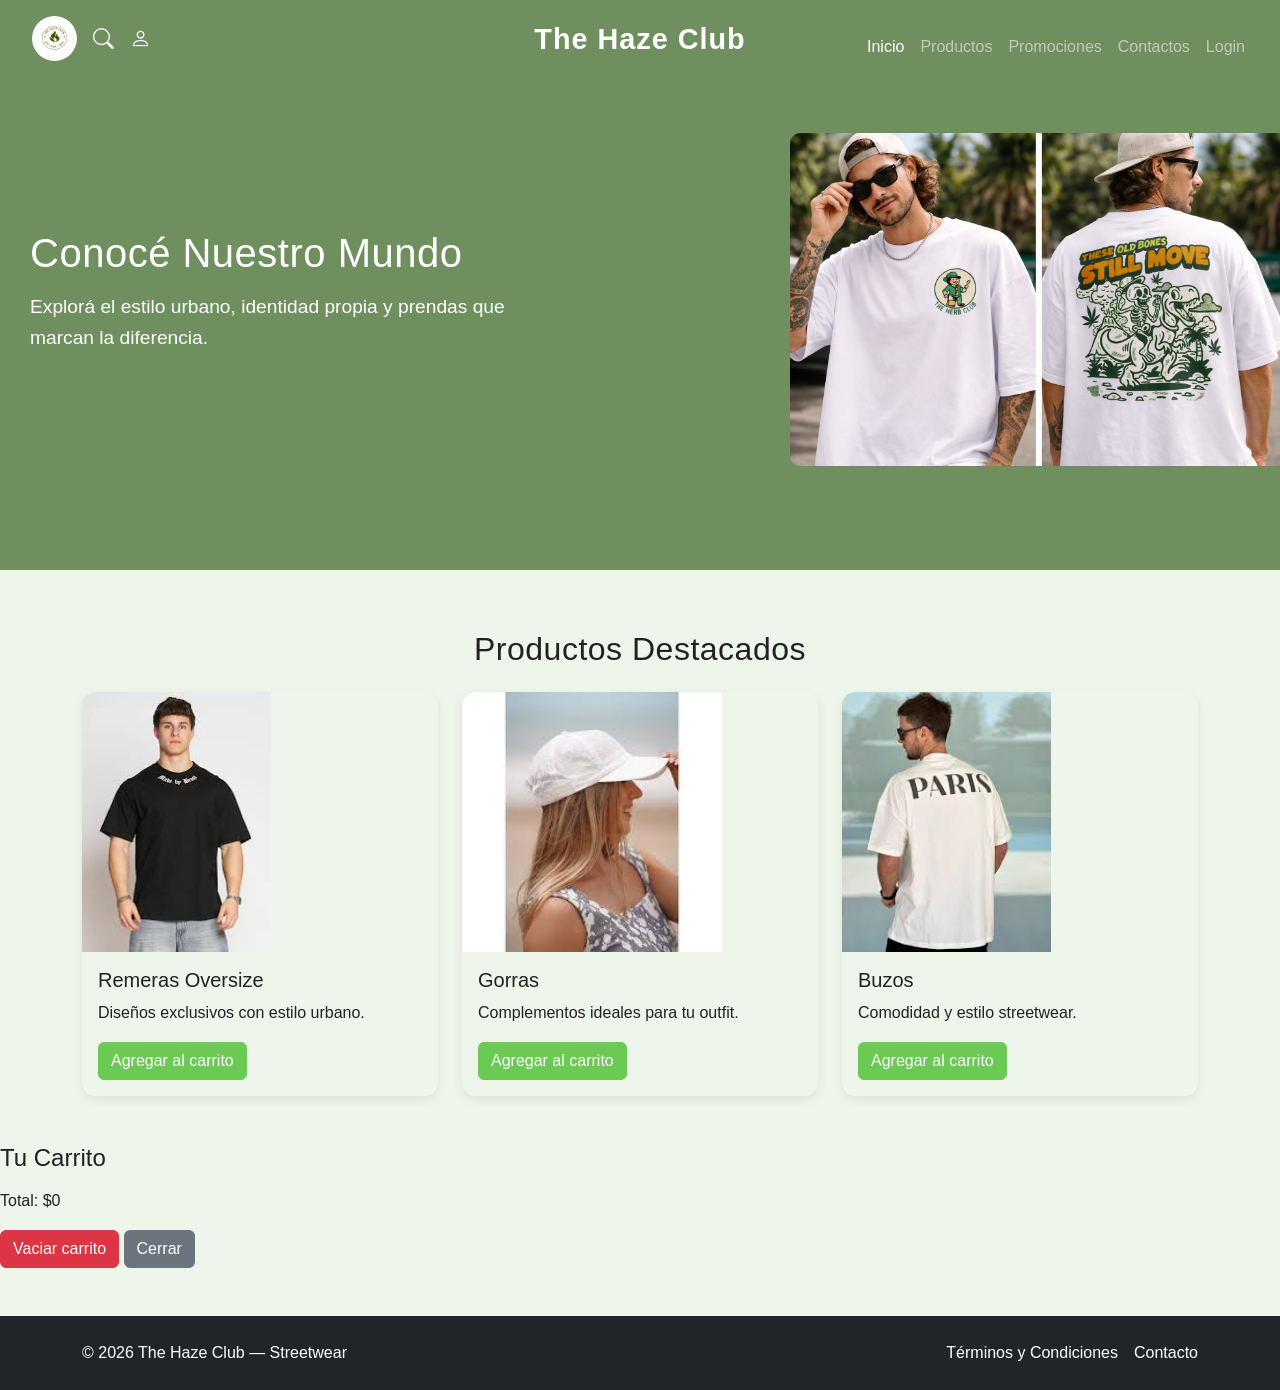
<file: index.html>
<!DOCTYPE html>
<html lang="es">
<head>
  <meta charset="UTF-8">
  <meta name="viewport" content="width=device-width, initial-scale=1.0">
  <title>The Haze Club Online</title>

  <!-- Bootstrap -->
  <link href="https://cdn.jsdelivr.net/npm/bootstrap@5.3.3/dist/css/bootstrap.min.css" rel="stylesheet">
  <link rel="stylesheet" href="https://cdn.jsdelivr.net/npm/bootstrap-icons@1.11.3/font/bootstrap-icons.css">
  <link rel="stylesheet" href="./styles/style.css">
</head>
<body>

<!-- NAVBAR -->
<nav class="navbar navbar-expand-lg navbar-dark custom-navbar fixed-top">
  <div class="container-fluid position-relative">
    <a class="navbar-brand d-flex align-items-center logo-left" href="./index.html">
      <img src="./asset/logo.png" alt="Logo" width="45" height="45" class="rounded-circle">
    </a>
    <span class="brand-center">The Haze Club</span>
    <div class="d-flex align-items-center ms-auto gap-3">
      <i class="bi bi-search icon-nav" id="btnBuscar"></i>
      <a href="./pages/login.html"><i class="bi bi-person icon-nav"></i></a>
      <button class="navbar-toggler" type="button" data-bs-toggle="collapse" data-bs-target="#menuNav">
        <span class="navbar-toggler-icon"></span>
      </button>
    </div>
    <div class="collapse navbar-collapse mt-3" id="menuNav">
      <ul class="navbar-nav ms-auto text-end">
        <li class="nav-item"><a class="nav-link active" href="./index.html">Inicio</a></li>
        <li class="nav-item"><a class="nav-link" href="./pages/productos.html">Productos</a></li>
        <li class="nav-item"><a class="nav-link" href="./pages/promociones.html">Promociones</a></li>
        <li class="nav-item"><a class="nav-link" href="./pages/contactos.html">Contactos</a></li>
        <li class="nav-item"><a class="nav-link" href="./pages/login.html">Login</a></li>
      </ul>
    </div>
  </div>
</nav>

<!-- BUSCADOR -->
<div class="buscador" id="buscador">
  <input type="text" placeholder="Buscar productos...">
</div>

<!-- BANNER -->
<header class="banner">
  <div class="banner-contenido">
    <div class="banner-texto">
      <h1>Conocé Nuestro Mundo</h1>
      <p>Explorá el estilo urbano, identidad propia y prendas que marcan la diferencia.</p>
    </div>
    <div class="banner-img">
      <img src="./asset/banner.png" alt="Colección The Haze Club">
    </div>
  </div>
</header>

<!-- PRODUCTOS -->
<main class="container mb-5">
  <section>
    <h2 class="text-center mb-4">Productos Destacados</h2>
    <div class="row g-4">

      <!-- Producto ejemplo -->
      <div class="col-md-4">
        <div class="producto-card">
          <img src="./asset/images (1).jpg" alt="Remeras Oversize">
          <div class="p-3">
            <h5>Remeras Oversize</h5>
            <p>Diseños exclusivos con estilo urbano.</p>
            <button class="btn btn-success btn-add-cart" data-nombre="Remeras Oversize" data-precio="1500">Agregar al carrito</button>
          </div>
        </div>
      </div>

      <div class="col-md-4">
        <div class="producto-card">
          <img src="./asset/gorraaaa22.jpg" alt="Gorras">
          <div class="p-3">
            <h5>Gorras</h5>
            <p>Complementos ideales para tu outfit.</p>
            <button class="btn btn-success btn-add-cart" data-nombre="Gorras" data-precio="800">Agregar al carrito</button>
          </div>
        </div>
      </div>

      <div class="col-md-4">
        <div class="producto-card">
          <img src="./asset/descarga (5).jpg" alt="Buzos">
          <div class="p-3">
            <h5>Buzos</h5>
            <p>Comodidad y estilo streetwear.</p>
            <button class="btn btn-success btn-add-cart" data-nombre="Buzos" data-precio="3000">Agregar al carrito</button>
          </div>
        </div>
      </div>

    </div>
  </section>
</main>

<!-- CARRITO -->
<div id="carrito" class="carrito">
  <h4>Tu Carrito</h4>
  <ul id="lista-carrito"></ul>
  <p>Total: $<span id="total">0</span></p>
  <button id="vaciar-carrito" class="btn btn-danger">Vaciar carrito</button>
  <button id="cerrar-carrito" class="btn btn-secondary">Cerrar</button>
</div>

<!-- FOOTER -->
<footer class="bg-dark text-white text-center py-4 mt-5">
  <div class="container d-flex flex-column flex-md-row justify-content-between align-items-center gap-2">
    <p class="mb-2 mb-md-0">© 2026 The Haze Club — Streetwear</p>
    <div class="d-flex gap-3">
      <a href="./pages/terminos-condiciones.html" class="text-white text-decoration-none">Términos y Condiciones</a>
      <a href="./pages/contactos.html" class="text-white text-decoration-none">Contacto</a>
    </div>
  </div>
</footer>

<!-- JS -->
<script src="https://cdn.jsdelivr.net/npm/bootstrap@5.3.3/dist/js/bootstrap.bundle.min.js"></script>
<script>
  // Carrito
  const carrito = document.getElementById('carrito');
  const listaCarrito = document.getElementById('lista-carrito');
  const total = document.getElementById('total');
  const botonesAgregar = document.querySelectorAll('.btn-add-cart');
  const btnVaciar = document.getElementById('vaciar-carrito');
  const btnCerrar = document.getElementById('cerrar-carrito');

  let productosCarrito = [];

  botonesAgregar.forEach(btn => {
    btn.addEventListener('click', () => {
      const nombre = btn.dataset.nombre;
      const precio = parseFloat(btn.dataset.precio);
      productosCarrito.push({ nombre, precio });
      actualizarCarrito();
      carrito.classList.add('mostrar');
    });
  });

  btnVaciar.addEventListener('click', () => {
    productosCarrito = [];
    actualizarCarrito();
  });

  btnCerrar.addEventListener('click', () => {
    carrito.classList.remove('mostrar');
  });

  function actualizarCarrito() {
    listaCarrito.innerHTML = '';
    let suma = 0;
    productosCarrito.forEach(item => {
      const li = document.createElement('li');
      li.textContent = `${item.nombre} - $${item.precio}`;
      listaCarrito.appendChild(li);
      suma += item.precio;
    });
    total.textContent = suma.toFixed(2);
  }

  // Buscador
  const btnBuscar = document.getElementById('btnBuscar');
  const buscador = document.getElementById('buscador');
  btnBuscar.addEventListener('click', () => {
    buscador.style.display = buscador.style.display === 'block' ? 'none' : 'block';
  });
</script>
</body>
</html>
</file>
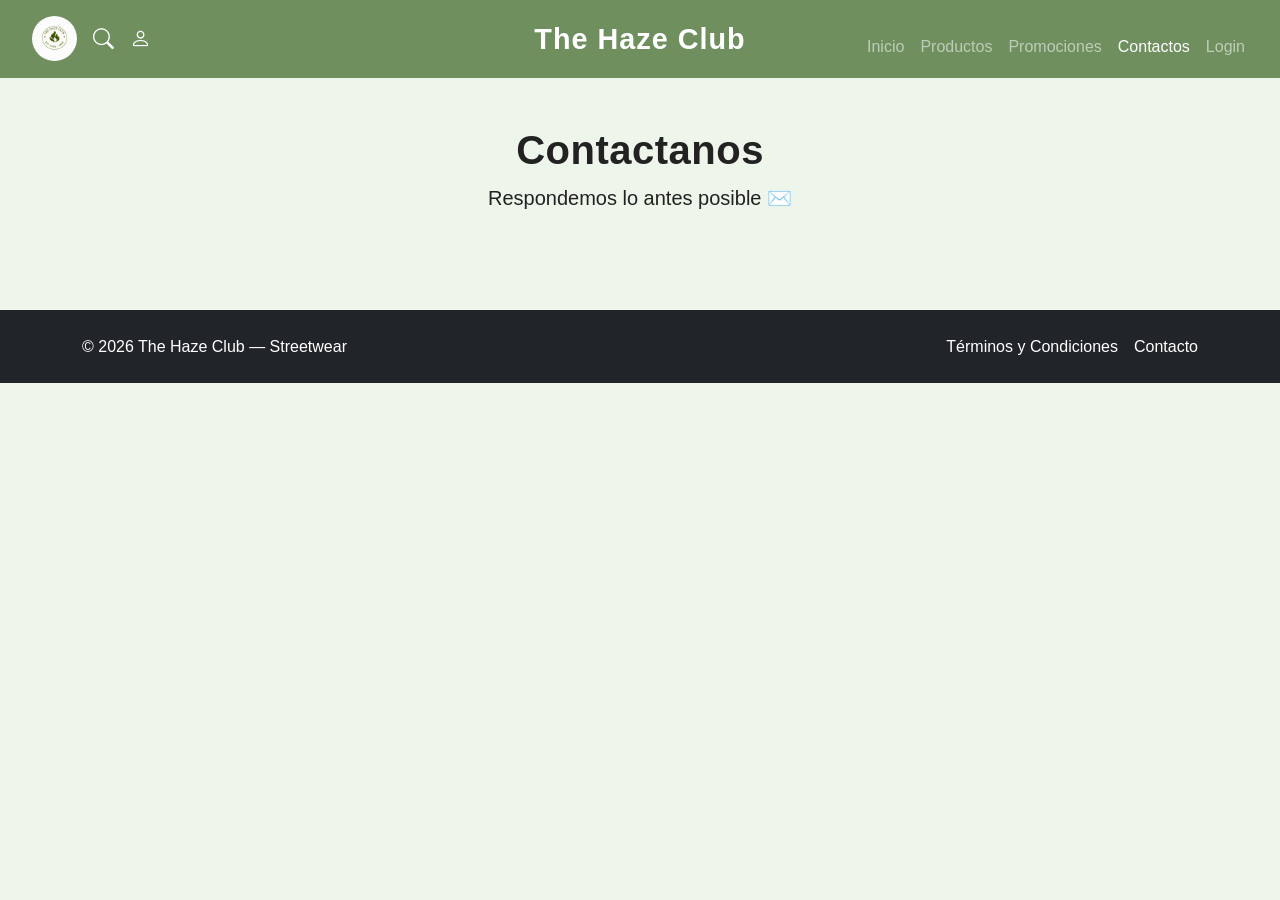
<file: contactos.html>
<!DOCTYPE html>
<html lang="es">
<head>
  <meta charset="UTF-8" />
  <meta name="viewport" content="width=device-width, initial-scale=1.0" />
  <title>Contactos | The Haze Club</title>

  <link href="https://cdn.jsdelivr.net/npm/bootstrap@5.3.3/dist/css/bootstrap.min.css" rel="stylesheet" />

  <!-- ICONOS -->
  <link rel="stylesheet" href="https://cdn.jsdelivr.net/npm/bootstrap-icons@1.11.3/font/bootstrap-icons.css">

  <link rel="stylesheet" href="../styles/style.css" />
</head>

<body>

<nav class="navbar navbar-expand-lg navbar-dark custom-navbar">
  <div class="container-fluid position-relative">

    <!-- LOGO -->
    <a class="navbar-brand d-flex align-items-center logo-left" href="../index.html">
      <img src="../asset/logo.png" alt="Logo" width="45" height="45" class="rounded-circle">
    </a>

    <!-- NOMBRE -->
    <span class="brand-center">The Haze Club</span>

    <!-- DERECHA -->
    <div class="d-flex align-items-center ms-auto gap-3">

      <i class="bi bi-search icon-nav"></i>
      <i class="bi bi-person icon-nav"></i>

      <button class="navbar-toggler" type="button" data-bs-toggle="collapse" data-bs-target="#menuNav">
        <span class="navbar-toggler-icon"></span>
      </button>
    </div>

    <!-- MENÚ -->
    <div class="collapse navbar-collapse mt-3" id="menuNav">
      <ul class="navbar-nav ms-auto text-end">
        <li class="nav-item"><a class="nav-link" href="../index.html">Inicio</a></li>
        <li class="nav-item"><a class="nav-link" href="./productos.html">Productos</a></li>
        <li class="nav-item"><a class="nav-link" href="./promociones.html">Promociones</a></li>
        <li class="nav-item"><a class="nav-link active" href="./contactos.html">Contactos</a></li>
        <li class="nav-item"><a class="nav-link" href="./login.html">Login</a></li>
      </ul>
    </div>

  </div>
</nav>

<header class="container py-5 text-center">
  <h1 class="display-6 fw-bold">Contactanos</h1>
  <p class="lead mb-0">Respondemos lo antes posible ✉️</p>
</header>
<main class="container mb-5">
  <!-- tu contenido -->
</main>

<!-- FOOTER -->
<footer class="bg-dark text-white text-center py-4 mt-5">
  <div class="container d-flex flex-column flex-md-row justify-content-between align-items-center gap-2">

    <!-- Texto copyright -->
    <p class="mb-2 mb-md-0">© 2026 The Haze Club — Streetwear</p>

    <!-- Links -->
    <div class="d-flex gap-3">
      <a href="./pages/terminos-condiciones.html" class="text-white text-decoration-none">Términos y Condiciones</a>
      <a href="./pages/contactos.html" class="text-white text-decoration-none">Contacto</a>
    </div>

  </div>
</footer>

<script src="https://cdn.jsdelivr.net/npm/bootstrap@5.3.3/dist/js/bootstrap.bundle.min.js"></script>
</body>
</html>
</file>
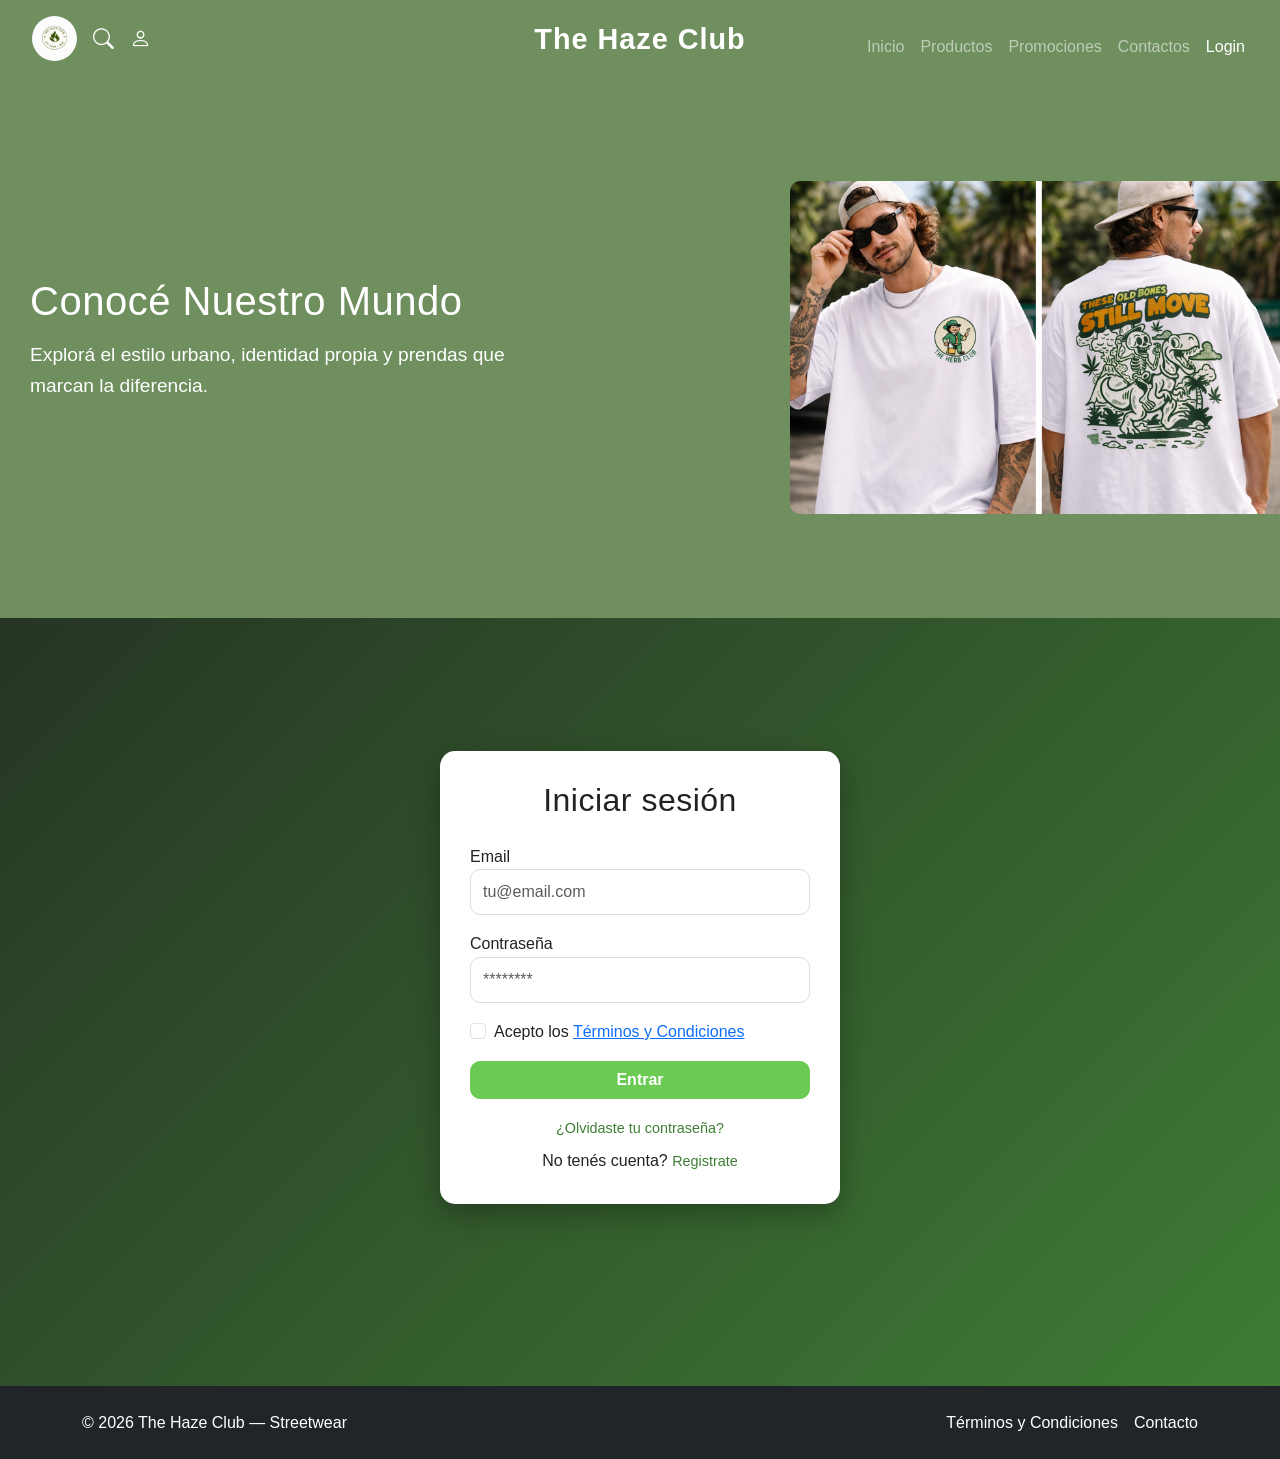
<file: login.html>
<!DOCTYPE html>
<html lang="es">
<head>
  <meta charset="UTF-8">
  <meta name="viewport" content="width=device-width, initial-scale=1.0">
  <title>Login | The Haze Club</title>

  <link href="https://cdn.jsdelivr.net/npm/bootstrap@5.3.3/dist/css/bootstrap.min.css" rel="stylesheet">
  <link rel="stylesheet" href="https://cdn.jsdelivr.net/npm/bootstrap-icons@1.11.3/font/bootstrap-icons.css">
  <link rel="stylesheet" href="../styles/style.css">
</head>

<body class="login-bg">

<!-- NAVBAR PRO -->
<nav class="navbar navbar-expand-lg navbar-dark custom-navbar">
  <div class="container-fluid position-relative">

    <a class="navbar-brand logo-left" href="../index.html">
      <img src="../asset/logo.png" width="45" class="rounded-circle">
    </a>

    <span class="brand-center">The Haze Club</span>

    <div class="d-flex align-items-center ms-auto gap-3">
      <i class="bi bi-search icon-nav"></i>
      <i class="bi bi-person icon-nav"></i>

      <button class="navbar-toggler" data-bs-toggle="collapse" data-bs-target="#menuNav">
        <span class="navbar-toggler-icon"></span>
      </button>
    </div>

    <div class="collapse navbar-collapse mt-3" id="menuNav">
      <ul class="navbar-nav ms-auto text-end">
        <li class="nav-item"><a class="nav-link" href="../index.html">Inicio</a></li>
        <li class="nav-item"><a class="nav-link" href="./productos.html">Productos</a></li>
        <li class="nav-item"><a class="nav-link" href="./promociones.html">Promociones</a></li>
        <li class="nav-item"><a class="nav-link" href="./contactos.html">Contactos</a></li>
        <li class="nav-item"><a class="nav-link active" href="#">Login</a></li>
      </ul>
    </div>

  </div>
</nav>
<header class="banner">
  <div class="banner-contenido">
    <div class="banner-texto">
      <h1>Conocé Nuestro Mundo</h1>
      <p>Explorá el estilo urbano, identidad propia y prendas que marcan la diferencia.</p>
    </div>
    <div class="banner-img">
      <img src="../asset/banner.png" alt="Colección The Haze Club">
    </div>
  </div>
</header>
<!-- LOGIN -->
<main class="container d-flex justify-content-center align-items-center" style="min-height: 80vh;">

  <div class="login-card">

    <h2 class="text-center mb-4">Iniciar sesión</h2>

    <form>
      <div class="mb-3">
        <label>Email</label>
        <input type="email" class="form-control input-custom" placeholder="tu@email.com" required>
      </div>

      <div class="mb-3">
        <label>Contraseña</label>
        <input type="password" class="form-control input-custom" placeholder="********" required>
      </div>
      <div class="form-check mb-3">
  <input class="form-check-input" type="checkbox" id="terminos" required>
  <label class="form-check-label">
    Acepto los 
    <a href="./terminos.html" target="_blank">Términos y Condiciones</a>
  </label>
</div>

      <button class="btn btn-success w-100 btn-login">Entrar</button>

      <div class="text-center mt-3">
        <a href="#" class="link-login">¿Olvidaste tu contraseña?</a>
      </div>

      <div class="text-center mt-2">
        <span>No tenés cuenta?</span>
        <a href="#" class="link-login">Registrate</a>
      </div>

    </form>

  </div>

</main>

<!-- FOOTER -->
<footer class="bg-dark text-white text-center py-4 mt-5">
  <div class="container d-flex flex-column flex-md-row justify-content-between align-items-center gap-2">

    <!-- Texto copyright -->
    <p class="mb-2 mb-md-0">© 2026 The Haze Club — Streetwear</p>

    <!-- Links -->
    <div class="d-flex gap-3">
      <a href="./pages/terminos-condiciones.html" class="text-white text-decoration-none">Términos y Condiciones</a>
      <a href="./pages/contactos.html" class="text-white text-decoration-none">Contacto</a>
    </div>

  </div>
</footer>

<script src="https://cdn.jsdelivr.net/npm/bootstrap@5.3.3/dist/js/bootstrap.bundle.min.js"></script>
</body>
</html>
</file>
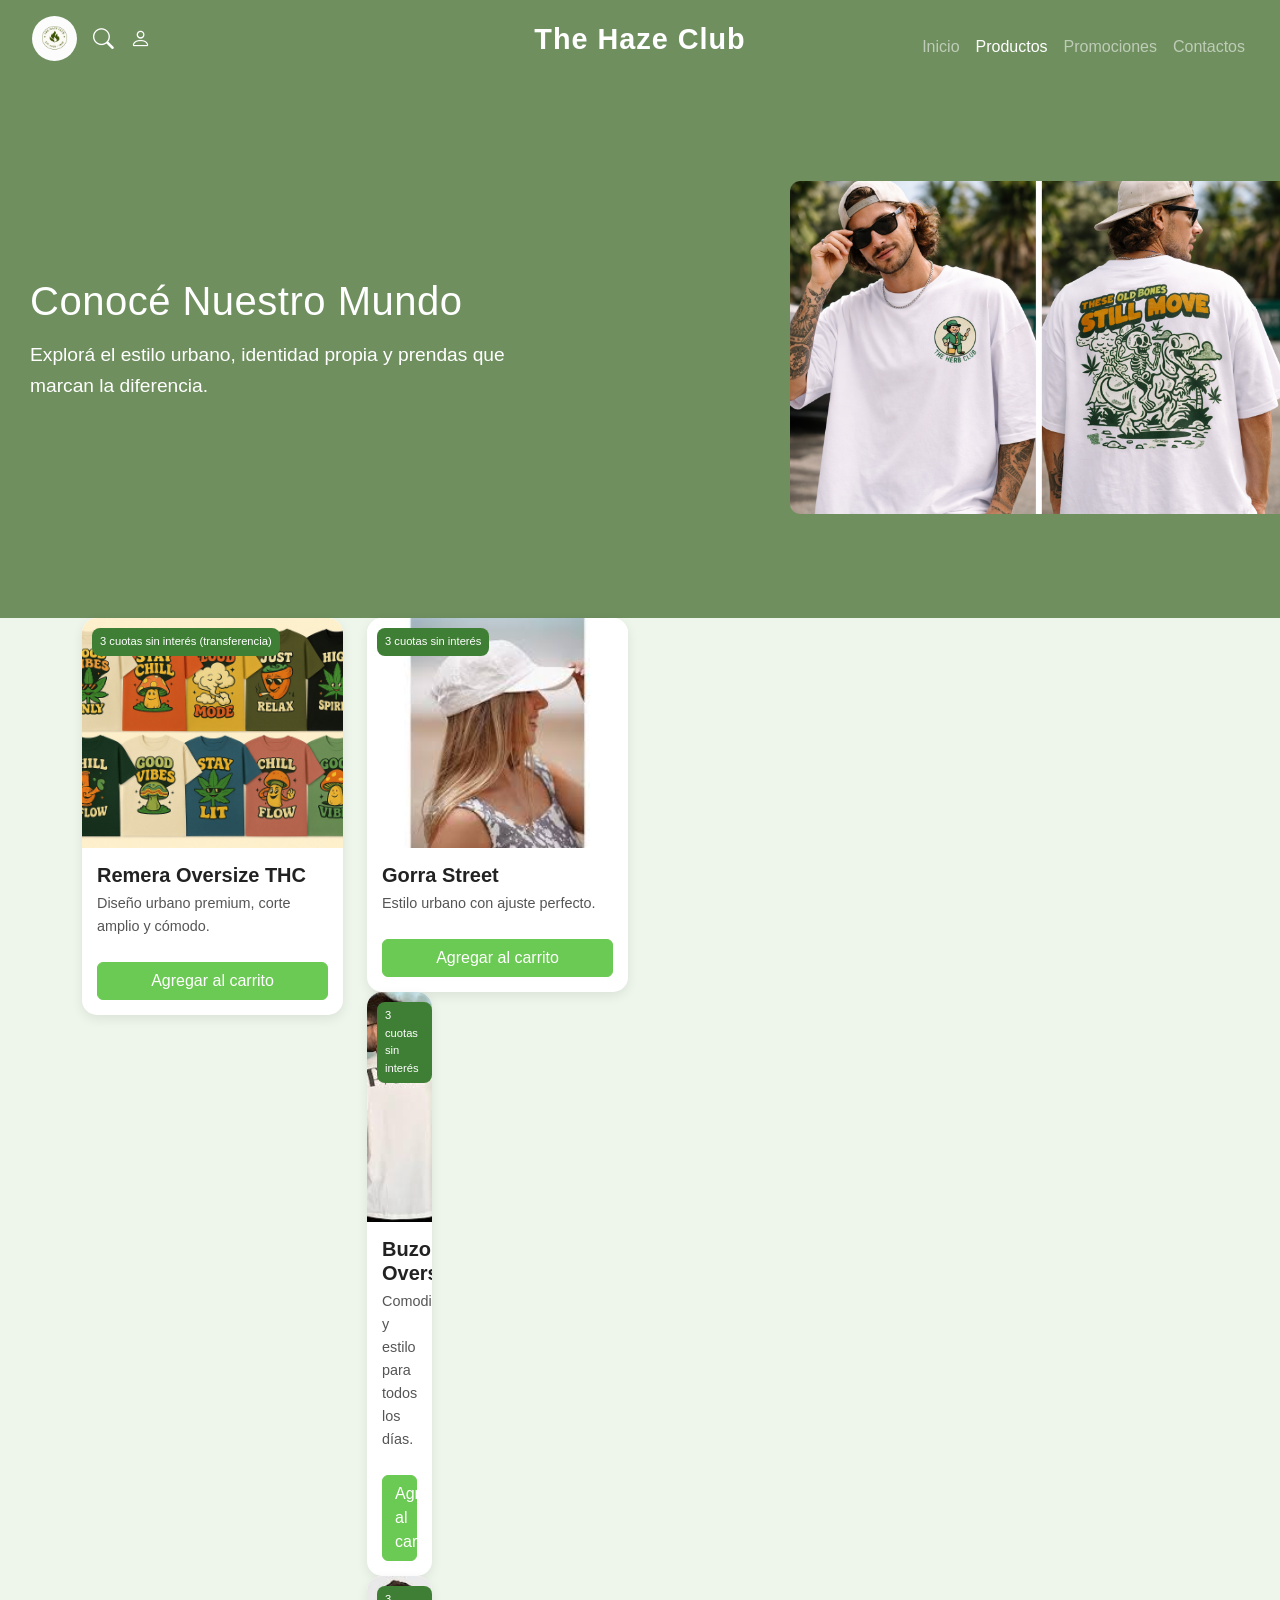
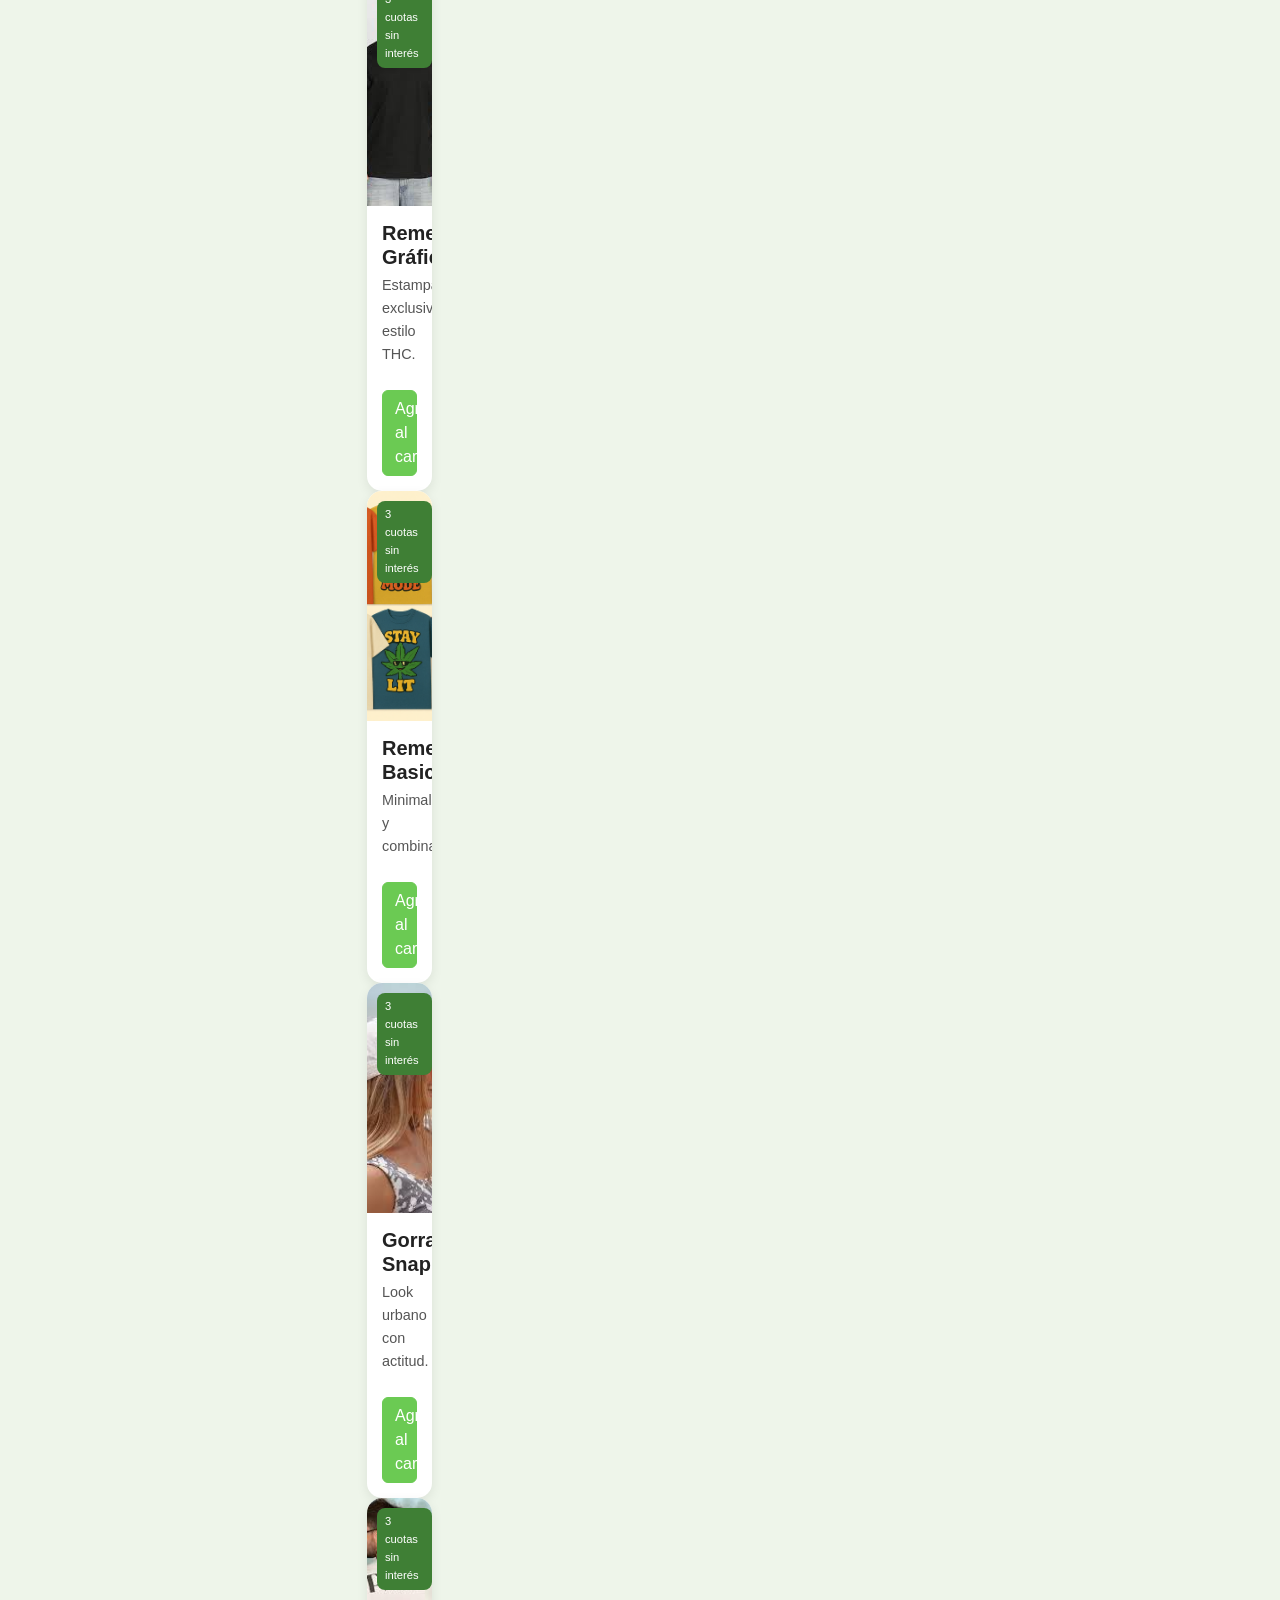
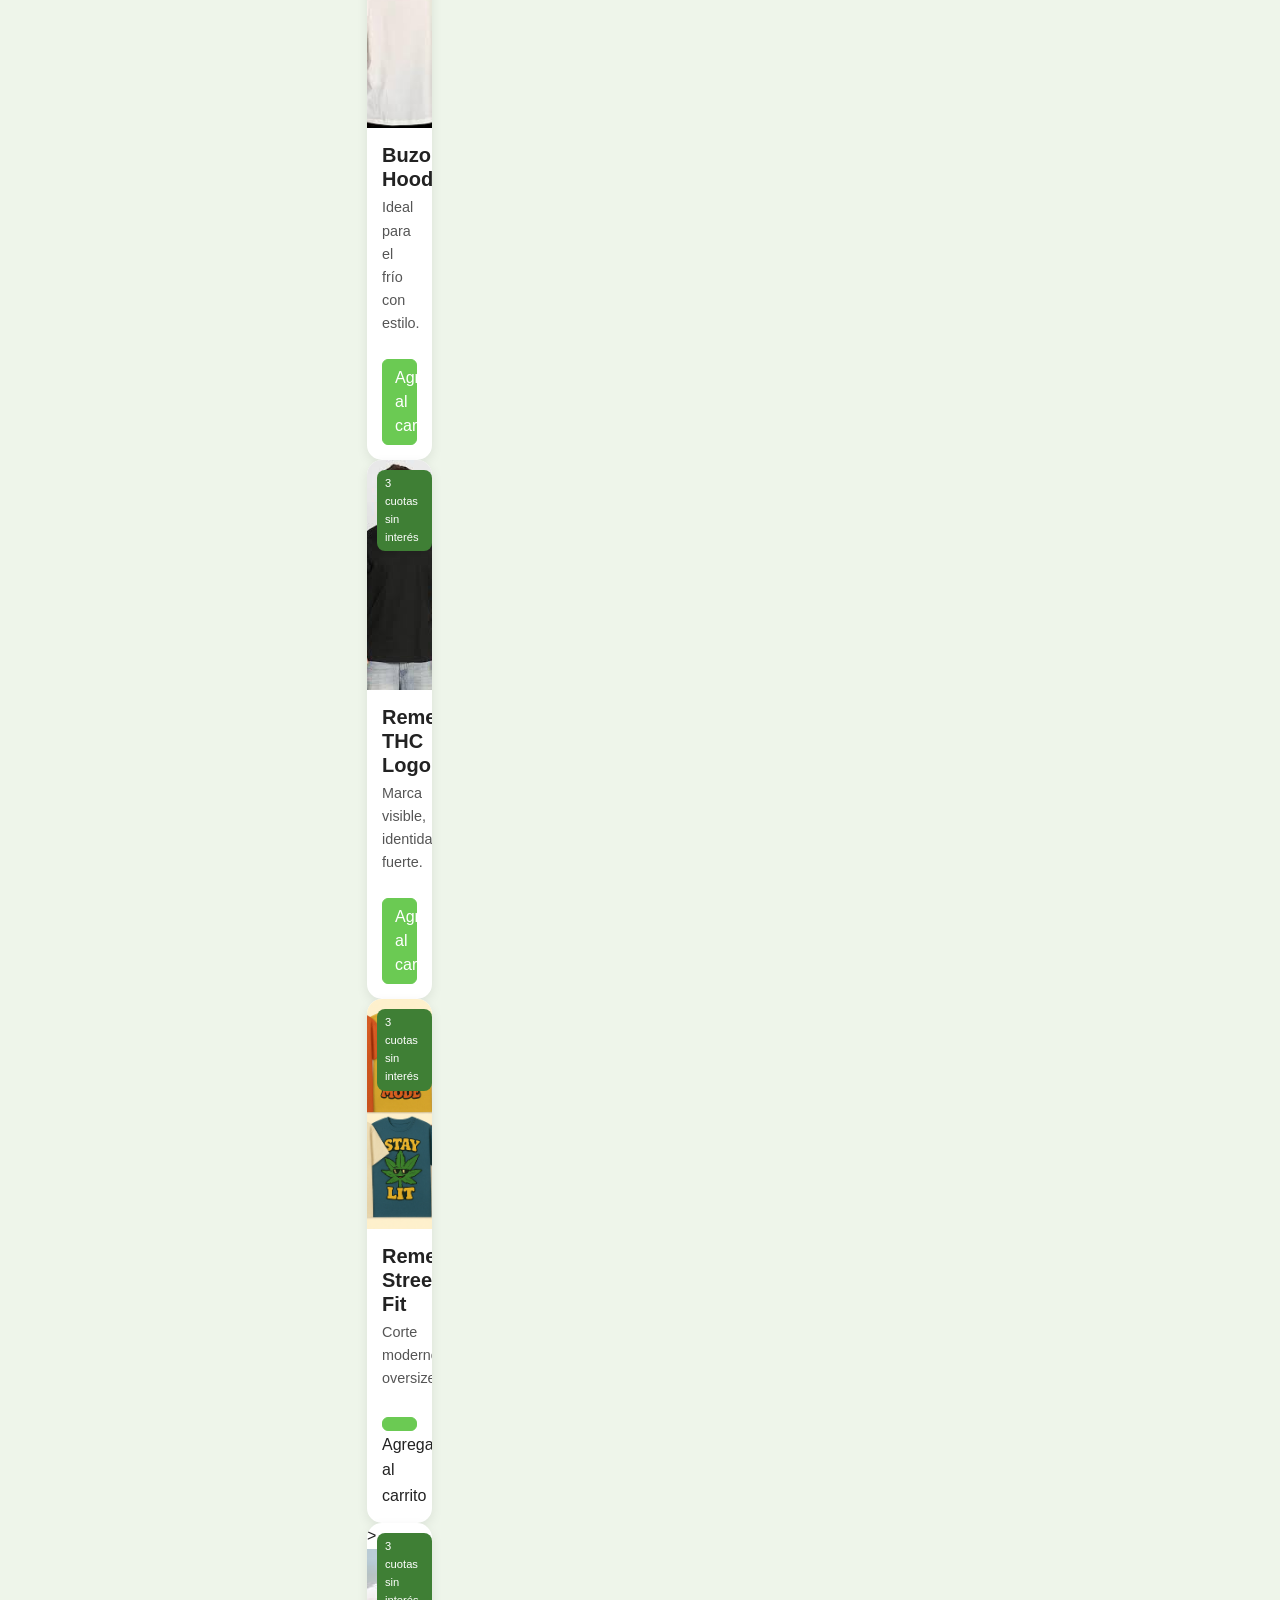
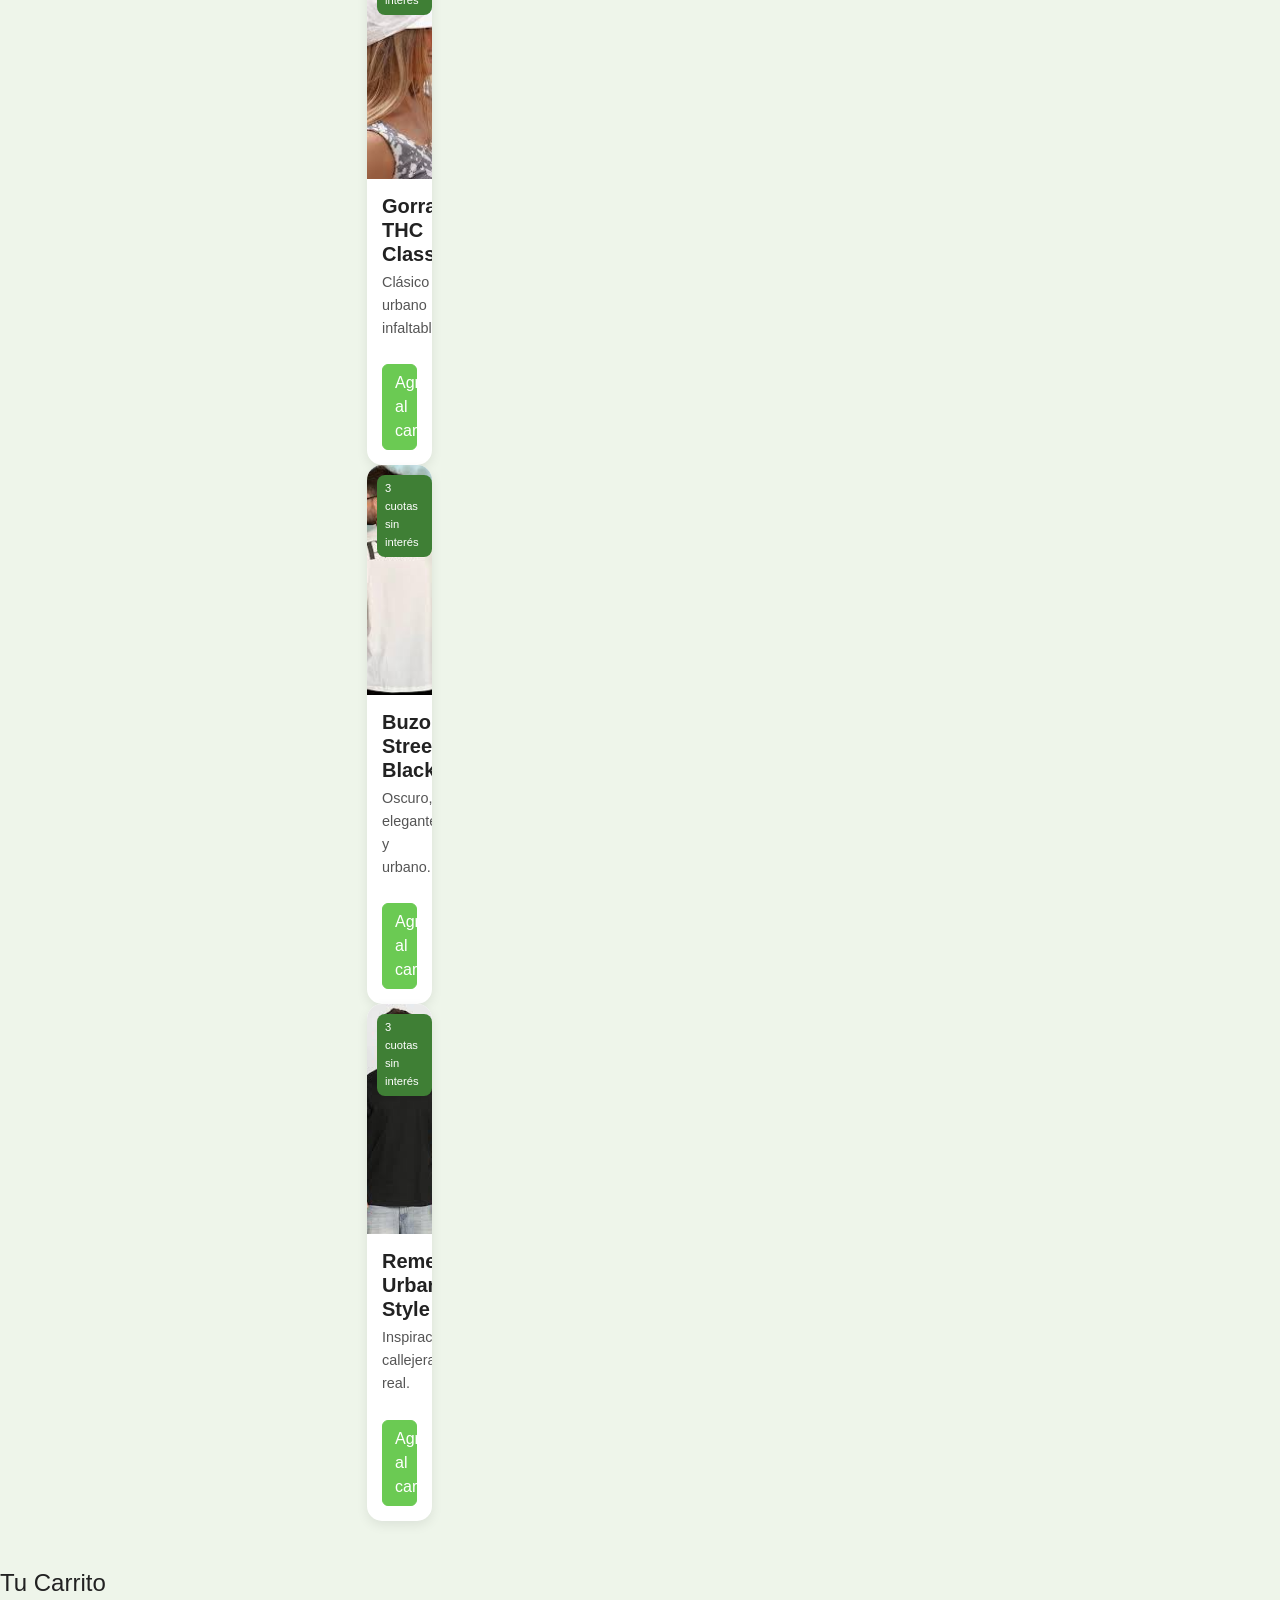
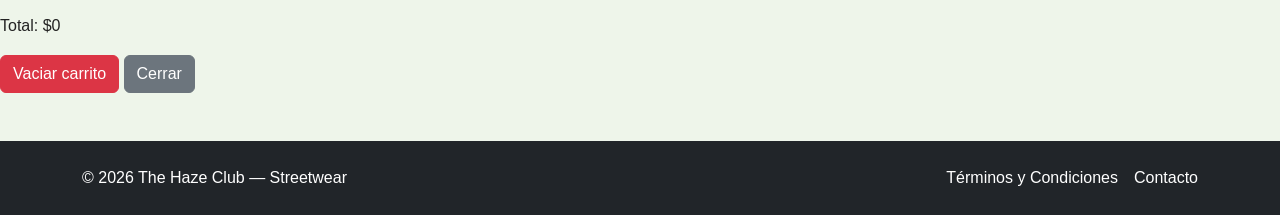
<file: productos.html>
<!DOCTYPE html>
<html lang="es">
<head>
  <meta charset="UTF-8">
  <meta name="viewport" content="width=device-width, initial-scale=1.0">
  <title>Productos | The Haze Club</title>

  <link href="https://cdn.jsdelivr.net/npm/bootstrap@5.3.3/dist/css/bootstrap.min.css" rel="stylesheet">
  <link rel="stylesheet" href="https://cdn.jsdelivr.net/npm/bootstrap-icons@1.11.3/font/bootstrap-icons.css">
  <link rel="stylesheet" href="../styles/style.css">
</head>

<body>

<!-- NAVBAR -->
<nav class="navbar navbar-expand-lg navbar-dark custom-navbar">
  <div class="container-fluid position-relative">

    <a class="navbar-brand logo-left" href="../index.html">
      <img src="../asset/logo.png" width="45" class="rounded-circle">
    </a>

    <span class="brand-center">The Haze Club</span>

    <div class="d-flex align-items-center ms-auto gap-3">
      <i class="bi bi-search icon-nav"></i>
      <a href="./login.html"><i class="bi bi-person icon-nav"></i></a>

      <button class="navbar-toggler" data-bs-toggle="collapse" data-bs-target="#menuNav">
        <span class="navbar-toggler-icon"></span>
      </button>
    </div>

    <div class="collapse navbar-collapse mt-3" id="menuNav">
      <ul class="navbar-nav ms-auto text-end">
        <li class="nav-item"><a class="nav-link" href="../index.html">Inicio</a></li>
        <li class="nav-item"><a class="nav-link active" href="#">Productos</a></li>
        <li class="nav-item"><a class="nav-link" href="./promociones.html">Promociones</a></li>
        <li class="nav-item"><a class="nav-link" href="./contactos.html">Contactos</a></li>
      </ul>
    </div>

  </div>
</nav>

<!-- TITULO -->

<header class="banner">
  <div class="banner-contenido">
    <div class="banner-texto">
      <h1>Conocé Nuestro Mundo</h1>
      <p>Explorá el estilo urbano, identidad propia y prendas que marcan la diferencia.</p>
    </div>
    <div class="banner-img">
      <img src="../asset/banner.png" alt="Colección The Haze Club">
    </div>
  </div>
</header>
<!-- PRODUCTOS -->
<main class="container mb-5">
  <div class="row g-4">

    <!-- PRODUCTO (repetís esto 12 veces cambiando imagen y texto) -->

    <!-- 1 -->
    <div class="col-md-3">
      <div class="producto-box">
        <img src="../asset/remeras.jpg">
        <div class="info">
          <h5>Remera Oversize THC</h5>
          <p>Diseño urbano premium, corte amplio y cómodo.</p>
          <span class="promo">3 cuotas sin interés (transferencia)</span>
         <button class="btn btn-success w-100 mt-2">Agregar al carrito</button>
        </div>
      </div>
    </div>

    <!-- 2 -->
    <div class="col-md-3">
      <div class="producto-box">
        <img src="../asset/gorraaaa22.jpg">
        <div class="info">
          <h5>Gorra Street</h5>
          <p>Estilo urbano con ajuste perfecto.</p>
          <span class="promo">3 cuotas sin interés</span>
          <button class="btn btn-success w-100 mt-2">Agregar al carrito</button>
      </div>
    </div>

    <!-- 3 -->
    <div class="col-md-3">
      <div class="producto-box">
        <img src="../asset/descarga (5).jpg">
        <div class="info">
          <h5>Buzo Oversize</h5>
          <p>Comodidad y estilo para todos los días.</p>
          <span class="promo">3 cuotas sin interés</span>
          <button class="btn btn-success w-100 mt-2">Agregar al carrito</button>
        </div>
      </div>
    </div>

    <!-- DUPLICÁ Y CAMBIÁ IMÁGENES -->
    
    <!-- 4 -->
    <div class="col-md-3">
      <div class="producto-box">
        <img src="../asset/images (1).jpg">
        <div class="info">
          <h5>Remera Gráfica</h5>
          <p>Estampa exclusiva estilo THC.</p>
          <span class="promo">3 cuotas sin interés</span>
          <button class="btn btn-success w-100 mt-2">Agregar al carrito</button>
        </div>
      </div>
    </div>

    <!-- 5 -->
    <div class="col-md-3">
      <div class="producto-box">
        <img src="../asset/remeras.jpg">
        <div class="info">
          <h5>Remera Basic</h5>
          <p>Minimalista y combinable.</p>
          <span class="promo">3 cuotas sin interés</span>
          <button class="btn btn-success w-100 mt-2">Agregar al carrito</button>
        </div>
      </div>
    </div>

    <!-- 6 -->
    <div class="col-md-3">
      <div class="producto-box">
        <img src="../asset/gorraaaa22.jpg">
        <div class="info">
          <h5>Gorra Snapback</h5>
          <p>Look urbano con actitud.</p>
          <span class="promo">3 cuotas sin interés</span>
        <button class="btn btn-success w-100 mt-2">Agregar al carrito</button>
        </div>
      </div>
    </div>

    <!-- 7 -->
    <div class="col-md-3">
      <div class="producto-box">
        <img src="../asset/descarga (5).jpg">
        <div class="info">
          <h5>Buzo Hoodie</h5>
          <p>Ideal para el frío con estilo.</p>
          <span class="promo">3 cuotas sin interés</span>
         <button class="btn btn-success w-100 mt-2">Agregar al carrito</button>
        </div>
      </div>
    </div>

    <!-- 8 -->
    <div class="col-md-3">
      <div class="producto-box">
        <img src="../asset/images (1).jpg">
        <div class="info">
          <h5>Remera THC Logo</h5>
          <p>Marca visible, identidad fuerte.</p>
          <span class="promo">3 cuotas sin interés</span>
         <button class="btn btn-success w-100 mt-2">Agregar al carrito</button>
        </div>
      </div>
    </div>

    <!-- 9 -->
    <div class="col-md-3">
      <div class="producto-box">
        <img src="../asset/remeras.jpg">
        <div class="info">
          <h5>Remera Street Fit</h5>
          <p>Corte moderno oversize.</p>
          <span class="promo">3 cuotas sin interés</span>
          <button class="btn btn-success w-100 mt-2"></button>Agregar al carrito</button>
        </div>
      </div>
    </div>

    <!-- 10 -->
    <div class="col-md-3">
      <div class="producto-box">>
        <img src="../asset/gorraaaa22.jpg">
        <div class="info">
          <h5>Gorra THC Classic</h5>
          <p>Clásico urbano infaltable.</p>
          <span class="promo">3 cuotas sin interés</span>
          <button class="btn btn-success w-100 mt-2">Agregar al carrito</button>
        </div>
      </div>
    </div>

    <!-- 11 -->
    <div class="col-md-3">
      <div class="producto-box">
        <img src="../asset/descarga (5).jpg">
        <div class="info">
          <h5>Buzo Street Black</h5>
          <p>Oscuro, elegante y urbano.</p>
          <span class="promo">3 cuotas sin interés</span>
          <button class="btn btn-success w-100 mt-2">Agregar al carrito</button>
        </div>
      </div>
    </div>

    <!-- 12 -->
    <div class="col-md-3">
      <div class="producto-box">
        <img src="../asset/images (1).jpg">
        <div class="info">
          <h5>Remera Urban Style</h5>
          <p>Inspiración callejera real.</p>
          <span class="promo">3 cuotas sin interés</span>
          <button class="btn btn-success w-100 mt-2">Agregar al carrito</button>
        </div>
      </div>
    </div>

  </div>
</main>
  <div id="carrito" class="carrito">
  <h4>Tu Carrito</h4>
  <ul id="lista-carrito"></ul>
  <p>Total: $<span id="total">0</span></p>
  <button id="vaciar-carrito" class="btn btn-danger">Vaciar carrito</button>
  <button id="cerrar-carrito" class="btn btn-secondary">Cerrar</button>
</div>

<!-- FOOTER -->
<footer class="bg-dark text-white text-center py-4 mt-5">
  <div class="container d-flex flex-column flex-md-row justify-content-between align-items-center gap-2">

    <!-- Texto copyright -->
    <p class="mb-2 mb-md-0">© 2026 The Haze Club — Streetwear</p>

    <!-- Links -->
    <div class="d-flex gap-3">
      <a href="./pages/terminos-condiciones.html" class="text-white text-decoration-none">Términos y Condiciones</a>
      <a href="./pages/contactos.html" class="text-white text-decoration-none">Contacto</a>
    </div>

  </div>
</footer>
<script src="https://cdn.jsdelivr.net/npm/bootstrap@5.3.3/dist/js/bootstrap.bundle.min.js"></script>
</body>
</html>
</file>
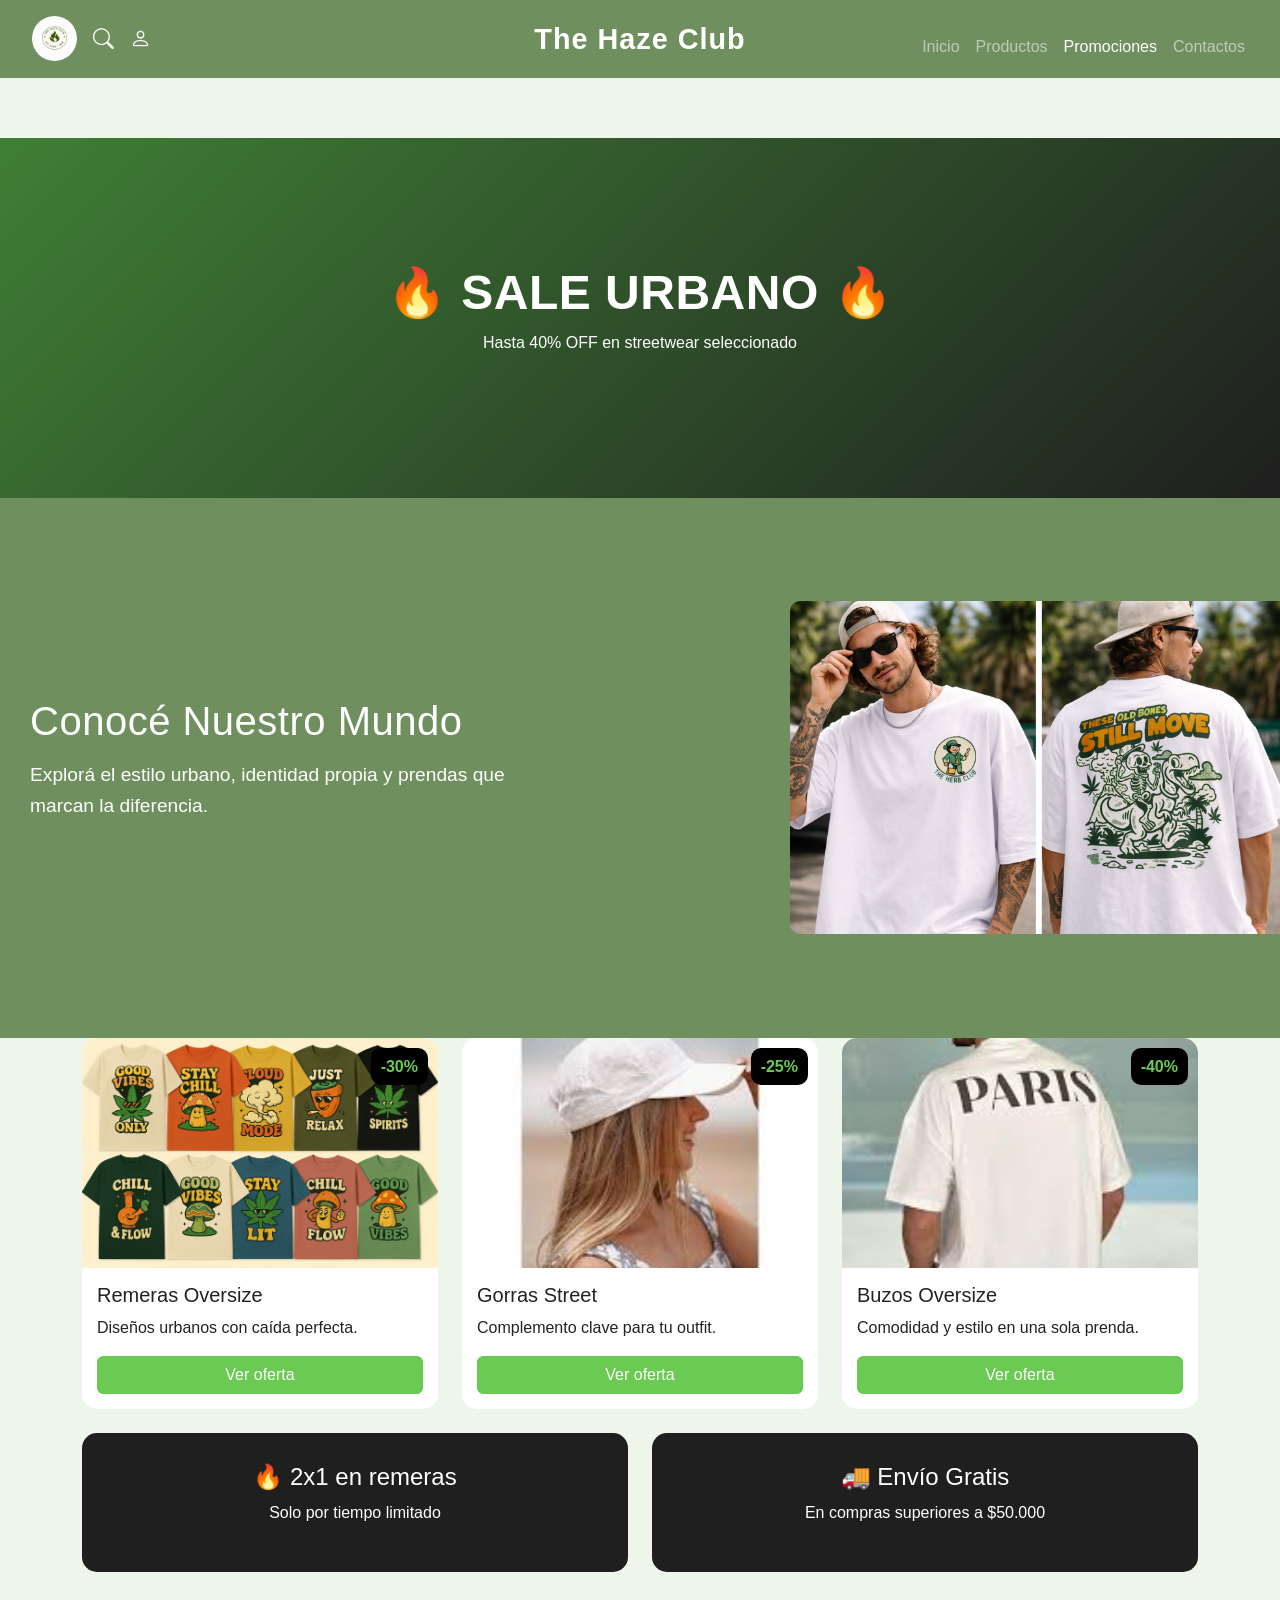
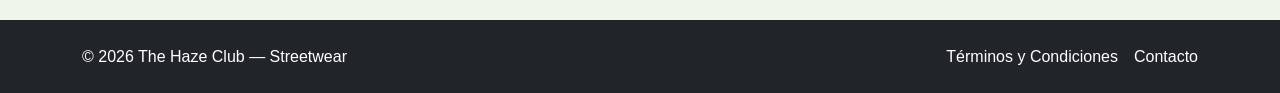
<file: promociones.html>
<!DOCTYPE html>
<html lang="es">
<head>
  <meta charset="UTF-8">
  <meta name="viewport" content="width=device-width, initial-scale=1.0">
  <title>Promociones | The Haze Club</title>

  <link href="https://cdn.jsdelivr.net/npm/bootstrap@5.3.3/dist/css/bootstrap.min.css" rel="stylesheet">
  <link rel="stylesheet" href="https://cdn.jsdelivr.net/npm/bootstrap-icons@1.11.3/font/bootstrap-icons.css">
  <link rel="stylesheet" href="../styles/style.css">
</head>

<body>

<!-- NAVBAR PRO -->
<nav class="navbar navbar-expand-lg navbar-dark custom-navbar">
  <div class="container-fluid position-relative">

    <a class="navbar-brand logo-left" href="../index.html">
      <img src="../asset/logo.png" width="45" class="rounded-circle">
    </a>

    <span class="brand-center">The Haze Club</span>

    <div class="d-flex align-items-center ms-auto gap-3">
      <i class="bi bi-search icon-nav"></i>
      <a href="./login.html"><i class="bi bi-person icon-nav"></i></a>

      <button class="navbar-toggler" data-bs-toggle="collapse" data-bs-target="#menuNav">
        <span class="navbar-toggler-icon"></span>
      </button>
    </div>

    <div class="collapse navbar-collapse mt-3" id="menuNav">
      <ul class="navbar-nav ms-auto text-end">
        <li class="nav-item"><a class="nav-link" href="../index.html">Inicio</a></li>
        <li class="nav-item"><a class="nav-link" href="./productos.html">Productos</a></li>
        <li class="nav-item"><a class="nav-link active" href="#">Promociones</a></li>
        <li class="nav-item"><a class="nav-link" href="./contactos.html">Contactos</a></li>
      </ul>
    </div>

  </div>
</nav>

<!-- HERO SALE -->
<section class="sale-hero text-center text-white d-flex align-items-center justify-content-center">
  <div>
    <h1 class="fw-bold display-5">🔥 SALE URBANO 🔥</h1>
    <p>Hasta 40% OFF en streetwear seleccionado</p>
  </div>
</section>
<header class="banner">
  <div class="banner-contenido">
    <div class="banner-texto">
      <h1>Conocé Nuestro Mundo</h1>
      <p>Explorá el estilo urbano, identidad propia y prendas que marcan la diferencia.</p>
    </div>
    <div class="banner-img">
      <img src="../asset/banner.png" alt="Colección The Haze Club">
    </div>
  </div>
</header>

<!-- PROMOS -->
<main class="container mb-5">

  <div class="row g-4">

    <!-- CARD -->
    <div class="col-md-4">
      <div class="promo-card">
        <span class="descuento">-30%</span>
        <img src="../asset/remeras.jpg">
        <div class="info">
          <h5>Remeras Oversize</h5>
          <p>Diseños urbanos con caída perfecta.</p>
          <button class="btn btn-success w-100">Ver oferta</button>
        </div>
      </div>
    </div>

    <!-- CARD -->
    <div class="col-md-4">
      <div class="promo-card">
        <span class="descuento">-25%</span>
        <img src="../asset/gorraaaa22.jpg">
        <div class="info">
          <h5>Gorras Street</h5>
          <p>Complemento clave para tu outfit.</p>
          <button class="btn btn-success w-100">Ver oferta</button>
        </div>
      </div>
    </div>

    <!-- CARD -->
    <div class="col-md-4">
      <div class="promo-card">
        <span class="descuento">-40%</span>
        <img src="../asset/descarga (5).jpg">
        <div class="info">
          <h5>Buzos Oversize</h5>
          <p>Comodidad y estilo en una sola prenda.</p>
          <button class="btn btn-success w-100">Ver oferta</button>
        </div>
      </div>
    </div>

    <!-- EXTRA -->
    <div class="col-md-6">
      <div class="promo-banner">
        <h4>🔥 2x1 en remeras</h4>
        <p>Solo por tiempo limitado</p>
      </div>
    </div>

    <div class="col-md-6">
      <div class="promo-banner">
        <h4>🚚 Envío Gratis</h4>
        <p>En compras superiores a $50.000</p>
      </div>
    </div>

  </div>

</main>

<!-- FOOTER -->
<footer class="bg-dark text-white text-center py-4 mt-5">
  <div class="container d-flex flex-column flex-md-row justify-content-between align-items-center gap-2">

    <!-- Texto copyright -->
    <p class="mb-2 mb-md-0">© 2026 The Haze Club — Streetwear</p>

    <!-- Links -->
    <div class="d-flex gap-3">
      <a href="./pages/terminos-condiciones.html" class="text-white text-decoration-none">Términos y Condiciones</a>
      <a href="./pages/contactos.html" class="text-white text-decoration-none">Contacto</a>
    </div>

  </div>
</footer>
<script src="https://cdn.jsdelivr.net/npm/bootstrap@5.3.3/dist/js/bootstrap.bundle.min.js"></script>
</body>
</html>
</file>
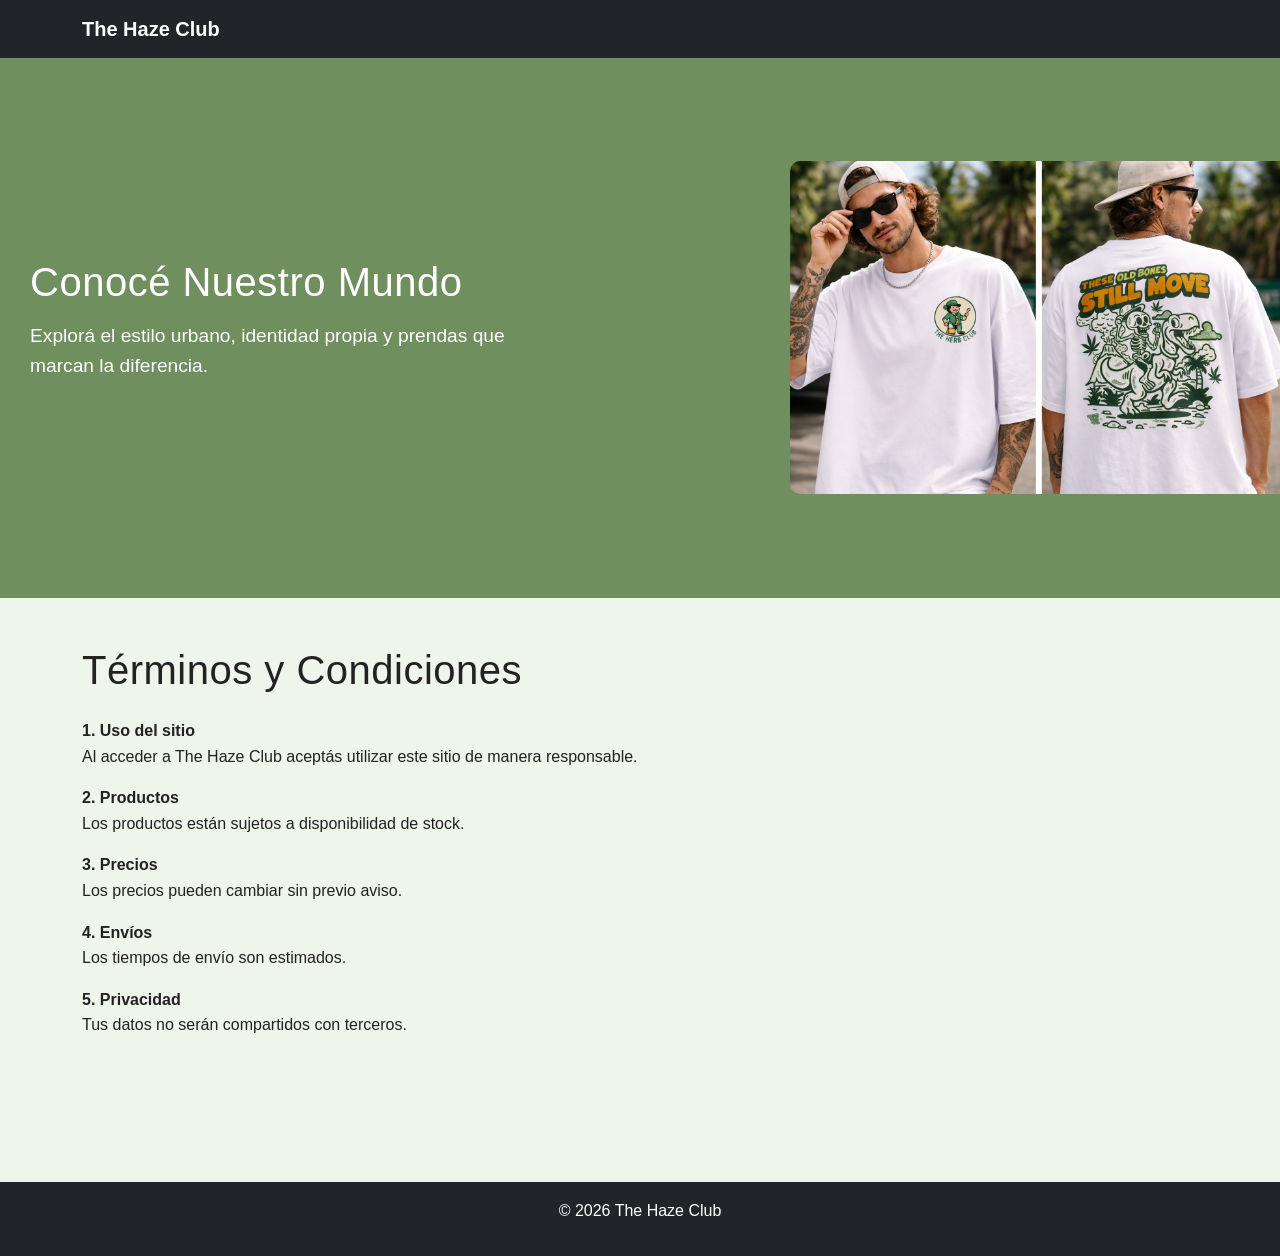
<file: terminos-condiciones.html>
<!DOCTYPE html>
<html lang="es">
<head>
  <meta charset="UTF-8">
  <meta name="viewport" content="width=device-width, initial-scale=1.0">
  <title>Términos y Condiciones | The Haze Club</title>

  <link href="https://cdn.jsdelivr.net/npm/bootstrap@5.3.3/dist/css/bootstrap.min.css" rel="stylesheet">
  <link rel="stylesheet" href="../styles/style.css">
</head>

<body>

<nav class="navbar navbar-dark bg-dark">
  <div class="container">
    <a class="navbar-brand" href="../index.html">The Haze Club</a>
  </div>
</nav>
<header class="banner">
  <div class="banner-contenido">
    <div class="banner-texto">
      <h1>Conocé Nuestro Mundo</h1>
      <p>Explorá el estilo urbano, identidad propia y prendas que marcan la diferencia.</p>
    </div>
    <div class="banner-img">
      <img src="../asset/banner.png" alt="Colección The Haze Club">
    </div>
  </div>
</header>

<main class="container py-5">

  <h1 class="mb-4">Términos y Condiciones</h1>

  <p><strong>1. Uso del sitio</strong><br>
  Al acceder a The Haze Club aceptás utilizar este sitio de manera responsable.</p>

  <p><strong>2. Productos</strong><br>
  Los productos están sujetos a disponibilidad de stock.</p>

  <p><strong>3. Precios</strong><br>
  Los precios pueden cambiar sin previo aviso.</p>

  <p><strong>4. Envíos</strong><br>
  Los tiempos de envío son estimados.</p>

  <p><strong>5. Privacidad</strong><br>
  Tus datos no serán compartidos con terceros.</p>

</main>

<footer class="bg-dark text-white text-center py-3">
  <p>© 2026 The Haze Club</p>
</footer>

</body>
</html>
</file>
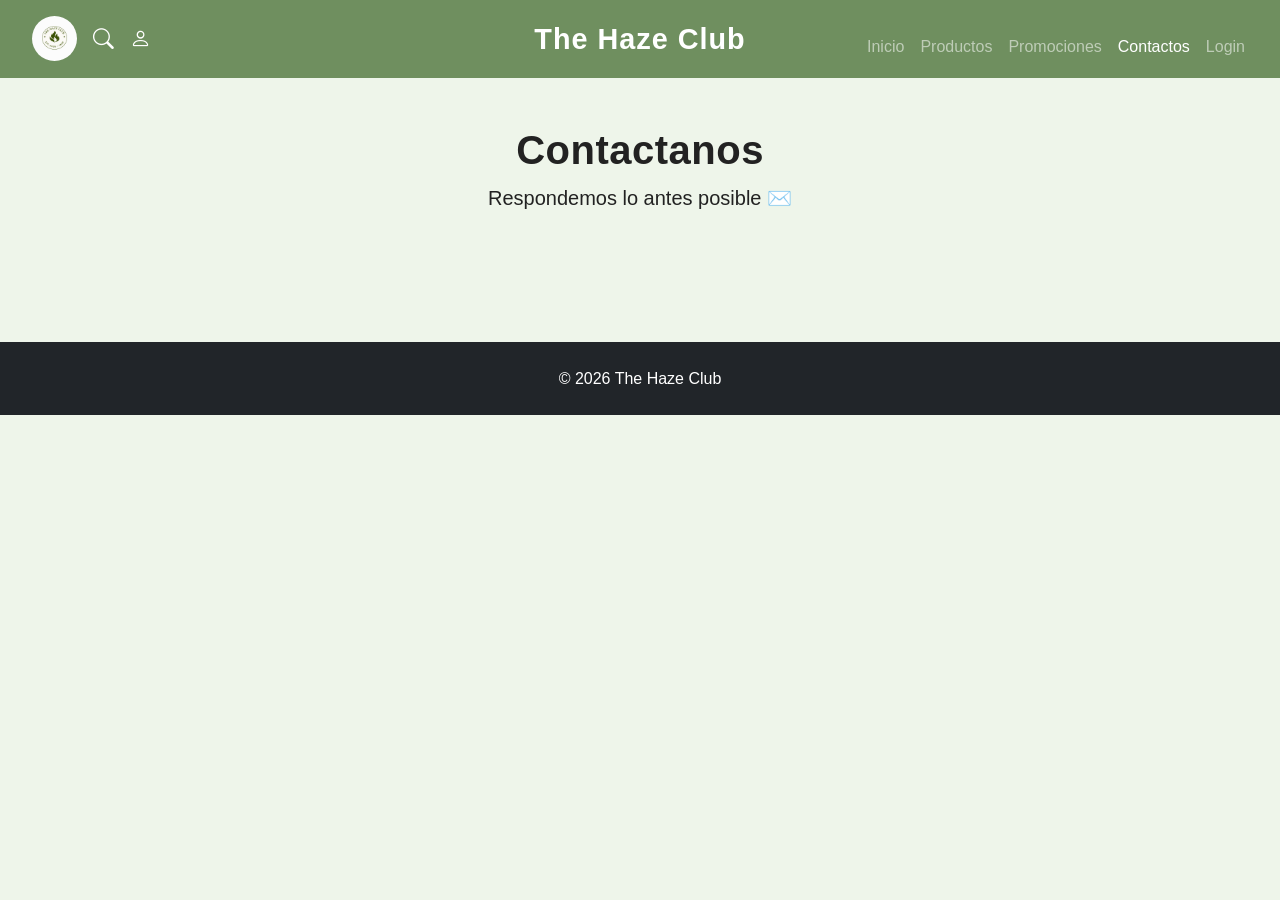
<file: pages/contactos.html>
<!DOCTYPE html>
<html lang="es">
<head>
  <meta charset="UTF-8" />
  <meta name="viewport" content="width=device-width, initial-scale=1.0" />
  <title>Contactos | The Haze Club</title>

  <link href="https://cdn.jsdelivr.net/npm/bootstrap@5.3.3/dist/css/bootstrap.min.css" rel="stylesheet" />

  <!-- ICONOS -->
  <link rel="stylesheet" href="https://cdn.jsdelivr.net/npm/bootstrap-icons@1.11.3/font/bootstrap-icons.css">

  <link rel="stylesheet" href="../styles/style.css" />
</head>

<body>

<nav class="navbar navbar-expand-lg navbar-dark custom-navbar">
  <div class="container-fluid position-relative">

    <!-- LOGO -->
    <a class="navbar-brand d-flex align-items-center logo-left" href="../index.html">
      <img src="../asset/logo.png" alt="Logo" width="45" height="45" class="rounded-circle">
    </a>

    <!-- NOMBRE -->
    <span class="brand-center">The Haze Club</span>

    <!-- DERECHA -->
    <div class="d-flex align-items-center ms-auto gap-3">

      <i class="bi bi-search icon-nav"></i>
      <i class="bi bi-person icon-nav"></i>

      <button class="navbar-toggler" type="button" data-bs-toggle="collapse" data-bs-target="#menuNav">
        <span class="navbar-toggler-icon"></span>
      </button>
    </div>

    <!-- MENÚ -->
    <div class="collapse navbar-collapse mt-3" id="menuNav">
      <ul class="navbar-nav ms-auto text-end">
        <li class="nav-item"><a class="nav-link" href="../index.html">Inicio</a></li>
        <li class="nav-item"><a class="nav-link" href="./productos.html">Productos</a></li>
        <li class="nav-item"><a class="nav-link" href="./promociones.html">Promociones</a></li>
        <li class="nav-item"><a class="nav-link active" href="./contactos.html">Contactos</a></li>
        <li class="nav-item"><a class="nav-link" href="./login.html">Login</a></li>
      </ul>
    </div>

  </div>
</nav>

<header class="container py-5 text-center">
  <h1 class="display-6 fw-bold">Contactanos</h1>
  <p class="lead mb-0">Respondemos lo antes posible ✉️</p>
</header>

<main class="container mb-5">
  <!-- tu contenido -->
</main>

<footer class="bg-dark text-white text-center py-4">
  <p class="mb-0">© 2026 The Haze Club</p>
</footer>

<script src="https://cdn.jsdelivr.net/npm/bootstrap@5.3.3/dist/js/bootstrap.bundle.min.js"></script>
</body>
</html>
</file>
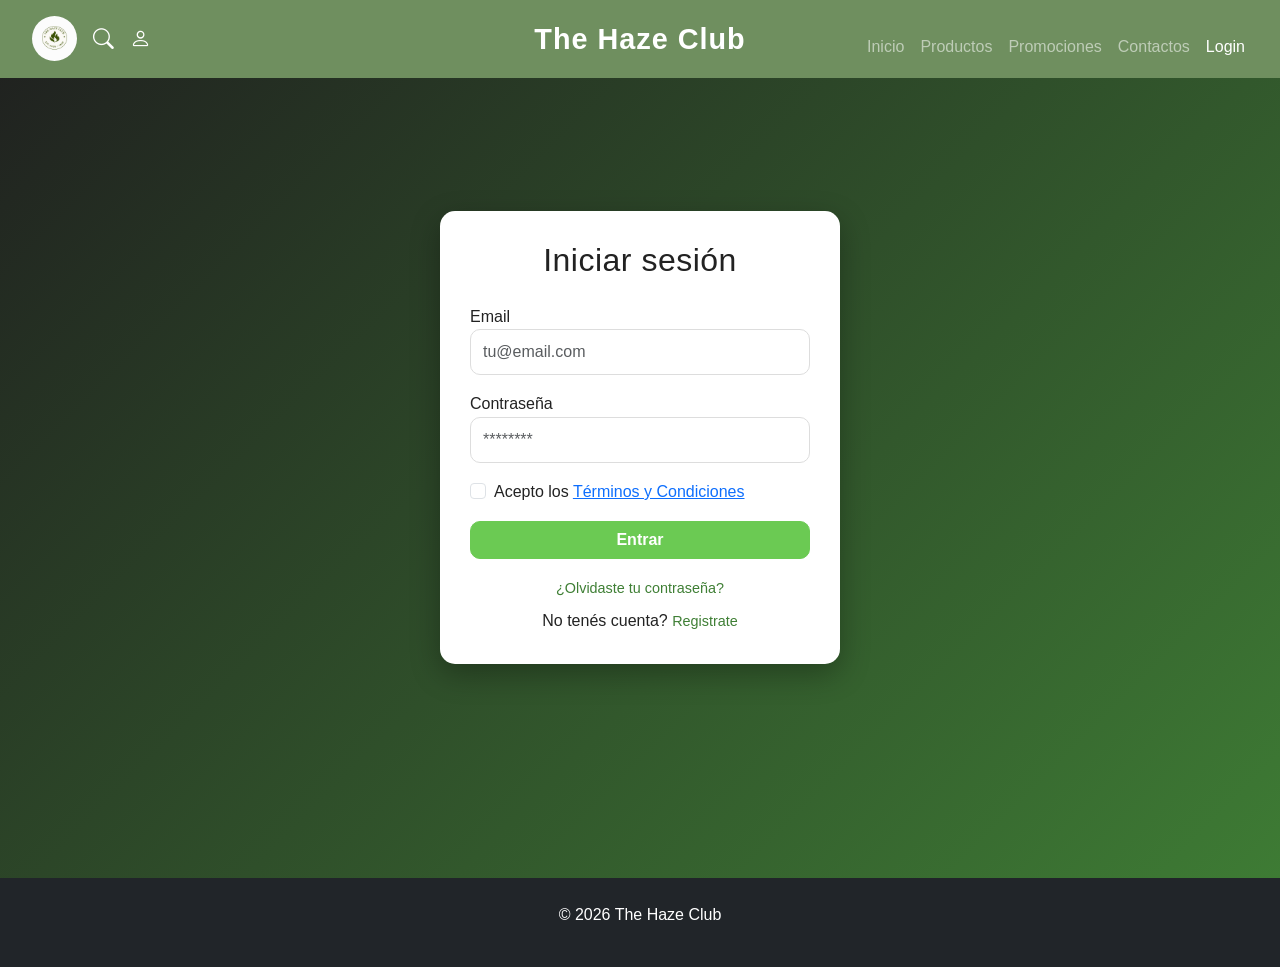
<file: pages/login.html>
<!DOCTYPE html>
<html lang="es">
<head>
  <meta charset="UTF-8">
  <meta name="viewport" content="width=device-width, initial-scale=1.0">
  <title>Login | The Haze Club</title>

  <link href="https://cdn.jsdelivr.net/npm/bootstrap@5.3.3/dist/css/bootstrap.min.css" rel="stylesheet">
  <link rel="stylesheet" href="https://cdn.jsdelivr.net/npm/bootstrap-icons@1.11.3/font/bootstrap-icons.css">
  <link rel="stylesheet" href="../styles/style.css">
</head>

<body class="login-bg">

<!-- NAVBAR PRO -->
<nav class="navbar navbar-expand-lg navbar-dark custom-navbar">
  <div class="container-fluid position-relative">

    <a class="navbar-brand logo-left" href="../index.html">
      <img src="../asset/logo.png" width="45" class="rounded-circle">
    </a>

    <span class="brand-center">The Haze Club</span>

    <div class="d-flex align-items-center ms-auto gap-3">
      <i class="bi bi-search icon-nav"></i>
      <i class="bi bi-person icon-nav"></i>

      <button class="navbar-toggler" data-bs-toggle="collapse" data-bs-target="#menuNav">
        <span class="navbar-toggler-icon"></span>
      </button>
    </div>

    <div class="collapse navbar-collapse mt-3" id="menuNav">
      <ul class="navbar-nav ms-auto text-end">
        <li class="nav-item"><a class="nav-link" href="../index.html">Inicio</a></li>
        <li class="nav-item"><a class="nav-link" href="./productos.html">Productos</a></li>
        <li class="nav-item"><a class="nav-link" href="./promociones.html">Promociones</a></li>
        <li class="nav-item"><a class="nav-link" href="./contactos.html">Contactos</a></li>
        <li class="nav-item"><a class="nav-link active" href="#">Login</a></li>
      </ul>
    </div>

  </div>
</nav>

<!-- LOGIN -->
<main class="container d-flex justify-content-center align-items-center" style="min-height: 80vh;">

  <div class="login-card">

    <h2 class="text-center mb-4">Iniciar sesión</h2>

    <form>
      <div class="mb-3">
        <label>Email</label>
        <input type="email" class="form-control input-custom" placeholder="tu@email.com" required>
      </div>

      <div class="mb-3">
        <label>Contraseña</label>
        <input type="password" class="form-control input-custom" placeholder="********" required>
      </div>
      <div class="form-check mb-3">
  <input class="form-check-input" type="checkbox" id="terminos" required>
  <label class="form-check-label">
    Acepto los 
    <a href="./terminos.html" target="_blank">Términos y Condiciones</a>
  </label>
</div>

      <button class="btn btn-success w-100 btn-login">Entrar</button>

      <div class="text-center mt-3">
        <a href="#" class="link-login">¿Olvidaste tu contraseña?</a>
      </div>

      <div class="text-center mt-2">
        <span>No tenés cuenta?</span>
        <a href="#" class="link-login">Registrate</a>
      </div>

    </form>

  </div>

</main>

<footer class="bg-dark text-white text-center py-4">
  <p>© 2026 The Haze Club</p>
</footer>

<script src="https://cdn.jsdelivr.net/npm/bootstrap@5.3.3/dist/js/bootstrap.bundle.min.js"></script>
</body>
</html>
</file>
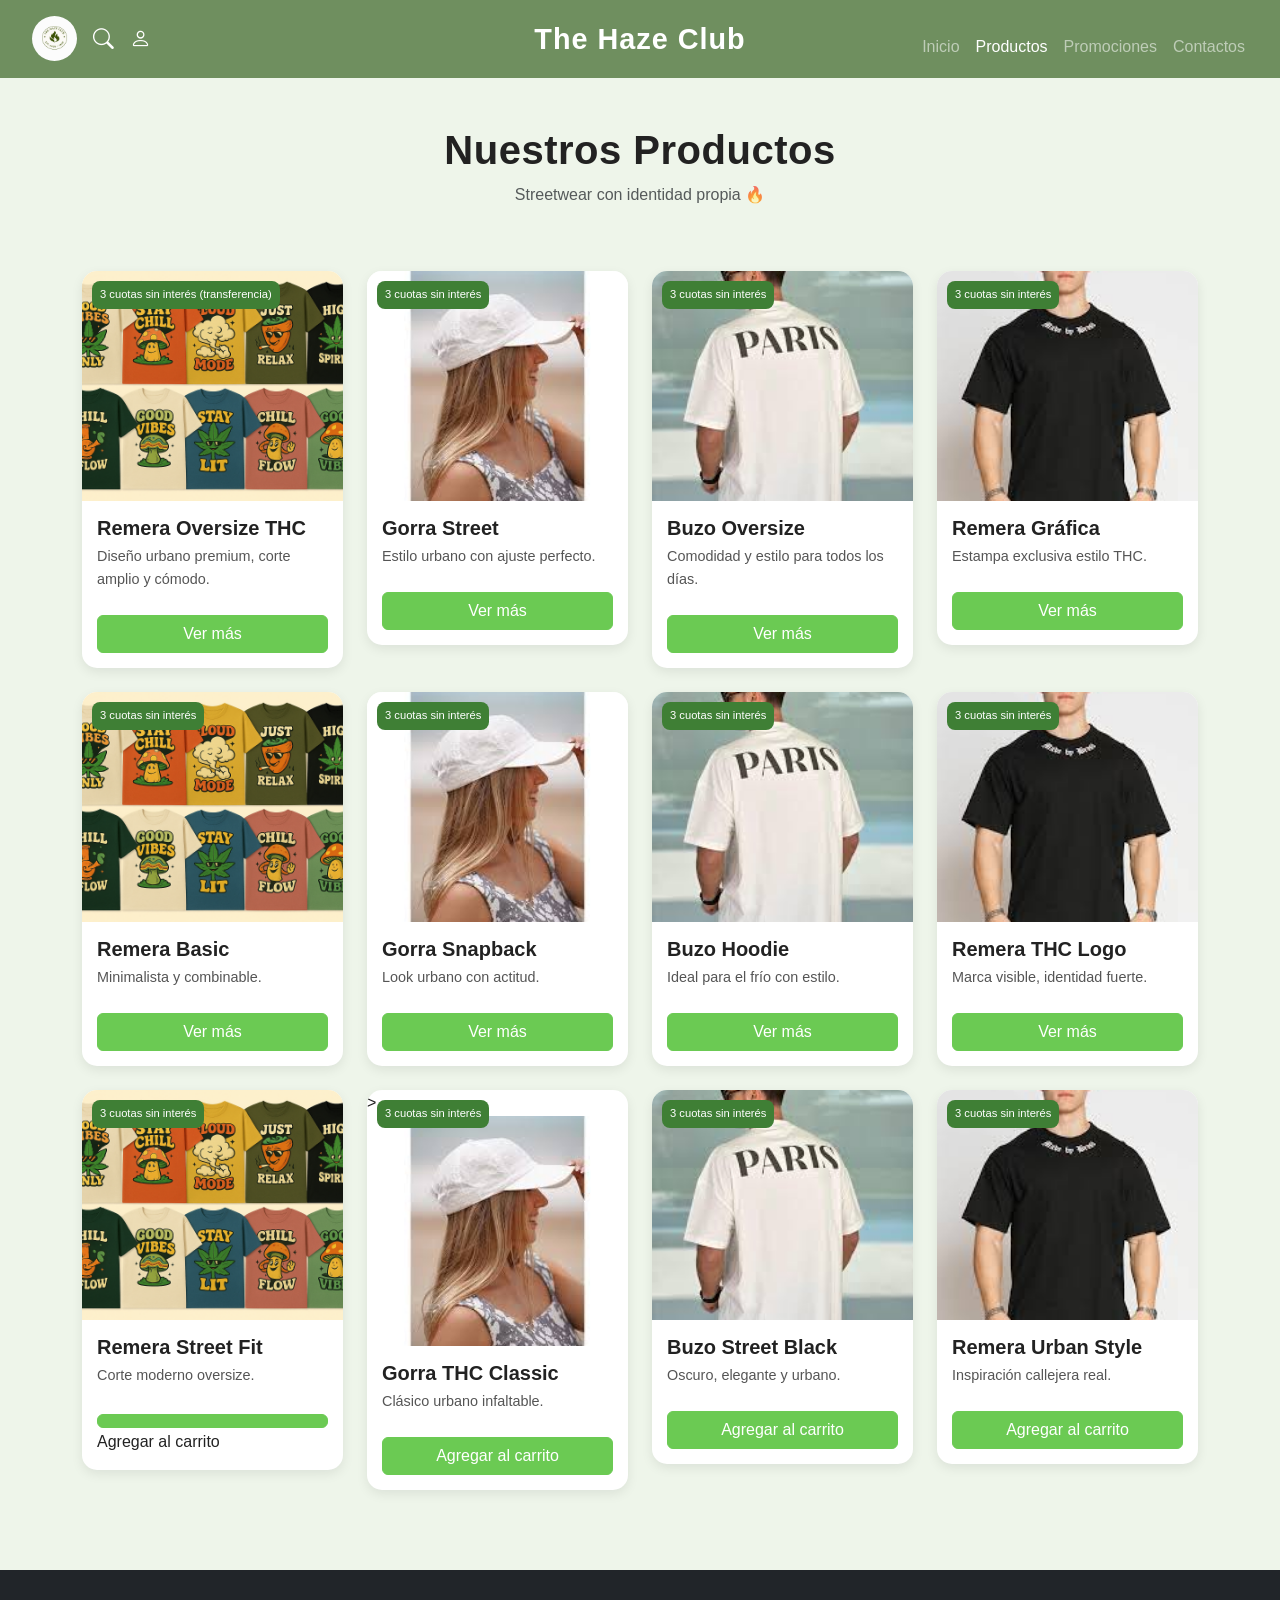
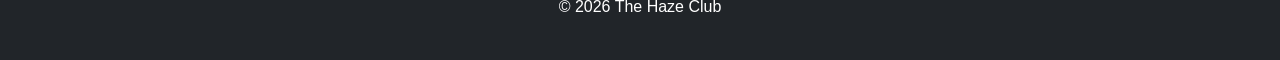
<file: pages/productos.html>
<!DOCTYPE html>
<html lang="es">
<head>
  <meta charset="UTF-8">
  <meta name="viewport" content="width=device-width, initial-scale=1.0">
  <title>Productos | The Haze Club</title>

  <link href="https://cdn.jsdelivr.net/npm/bootstrap@5.3.3/dist/css/bootstrap.min.css" rel="stylesheet">
  <link rel="stylesheet" href="https://cdn.jsdelivr.net/npm/bootstrap-icons@1.11.3/font/bootstrap-icons.css">
  <link rel="stylesheet" href="../styles/style.css">
</head>

<body>

<!-- NAVBAR -->
<nav class="navbar navbar-expand-lg navbar-dark custom-navbar">
  <div class="container-fluid position-relative">

    <a class="navbar-brand logo-left" href="../index.html">
      <img src="../asset/logo.png" width="45" class="rounded-circle">
    </a>

    <span class="brand-center">The Haze Club</span>

    <div class="d-flex align-items-center ms-auto gap-3">
      <i class="bi bi-search icon-nav"></i>
      <a href="./login.html"><i class="bi bi-person icon-nav"></i></a>

      <button class="navbar-toggler" data-bs-toggle="collapse" data-bs-target="#menuNav">
        <span class="navbar-toggler-icon"></span>
      </button>
    </div>

    <div class="collapse navbar-collapse mt-3" id="menuNav">
      <ul class="navbar-nav ms-auto text-end">
        <li class="nav-item"><a class="nav-link" href="../index.html">Inicio</a></li>
        <li class="nav-item"><a class="nav-link active" href="#">Productos</a></li>
        <li class="nav-item"><a class="nav-link" href="./promociones.html">Promociones</a></li>
        <li class="nav-item"><a class="nav-link" href="./contactos.html">Contactos</a></li>
      </ul>
    </div>

  </div>
</nav>

<!-- TITULO -->
<header class="container text-center py-5">
  <h1 class="fw-bold">Nuestros Productos</h1>
  <p class="text-muted">Streetwear con identidad propia 🔥</p>
</header>

<!-- PRODUCTOS -->
<main class="container mb-5">
  <div class="row g-4">

    <!-- PRODUCTO (repetís esto 12 veces cambiando imagen y texto) -->

    <!-- 1 -->
    <div class="col-md-3">
      <div class="producto-box">
        <img src="../asset/remeras.jpg">
        <div class="info">
          <h5>Remera Oversize THC</h5>
          <p>Diseño urbano premium, corte amplio y cómodo.</p>
          <span class="promo">3 cuotas sin interés (transferencia)</span>
          <button class="btn btn-success w-100 mt-2">Ver más</button>
        </div>
      </div>
    </div>

    <!-- 2 -->
    <div class="col-md-3">
      <div class="producto-box">
        <img src="../asset/gorraaaa22.jpg">
        <div class="info">
          <h5>Gorra Street</h5>
          <p>Estilo urbano con ajuste perfecto.</p>
          <span class="promo">3 cuotas sin interés</span>
          <button class="btn btn-success w-100 mt-2">Ver más</button>
        </div>
      </div>
    </div>

    <!-- 3 -->
    <div class="col-md-3">
      <div class="producto-box">
        <img src="../asset/descarga (5).jpg">
        <div class="info">
          <h5>Buzo Oversize</h5>
          <p>Comodidad y estilo para todos los días.</p>
          <span class="promo">3 cuotas sin interés</span>
          <button class="btn btn-success w-100 mt-2">Ver más</button>
        </div>
      </div>
    </div>

    <!-- DUPLICÁ Y CAMBIÁ IMÁGENES -->
    
    <!-- 4 -->
    <div class="col-md-3">
      <div class="producto-box">
        <img src="../asset/images (1).jpg">
        <div class="info">
          <h5>Remera Gráfica</h5>
          <p>Estampa exclusiva estilo THC.</p>
          <span class="promo">3 cuotas sin interés</span>
          <button class="btn btn-success w-100 mt-2">Ver más</button>
        </div>
      </div>
    </div>

    <!-- 5 -->
    <div class="col-md-3">
      <div class="producto-box">
        <img src="../asset/remeras.jpg">
        <div class="info">
          <h5>Remera Basic</h5>
          <p>Minimalista y combinable.</p>
          <span class="promo">3 cuotas sin interés</span>
          <button class="btn btn-success w-100 mt-2">Ver más</button>
        </div>
      </div>
    </div>

    <!-- 6 -->
    <div class="col-md-3">
      <div class="producto-box">
        <img src="../asset/gorraaaa22.jpg">
        <div class="info">
          <h5>Gorra Snapback</h5>
          <p>Look urbano con actitud.</p>
          <span class="promo">3 cuotas sin interés</span>
          <button class="btn btn-success w-100 mt-2">Ver más</button>
        </div>
      </div>
    </div>

    <!-- 7 -->
    <div class="col-md-3">
      <div class="producto-box">
        <img src="../asset/descarga (5).jpg">
        <div class="info">
          <h5>Buzo Hoodie</h5>
          <p>Ideal para el frío con estilo.</p>
          <span class="promo">3 cuotas sin interés</span>
          <button class="btn btn-success w-100 mt-2">Ver más</button>
        </div>
      </div>
    </div>

    <!-- 8 -->
    <div class="col-md-3">
      <div class="producto-box">
        <img src="../asset/images (1).jpg">
        <div class="info">
          <h5>Remera THC Logo</h5>
          <p>Marca visible, identidad fuerte.</p>
          <span class="promo">3 cuotas sin interés</span>
          <button class="btn btn-success w-100 mt-2">Ver más</button>
        </div>
      </div>
    </div>

    <!-- 9 -->
    <div class="col-md-3">
      <div class="producto-box">
        <img src="../asset/remeras.jpg">
        <div class="info">
          <h5>Remera Street Fit</h5>
          <p>Corte moderno oversize.</p>
          <span class="promo">3 cuotas sin interés</span>
          <button class="btn btn-success w-100 mt-2"></button>Agregar al carrito</button>
        </div>
      </div>
    </div>

    <!-- 10 -->
    <div class="col-md-3">
      <div class="producto-box">>
        <img src="../asset/gorraaaa22.jpg">
        <div class="info">
          <h5>Gorra THC Classic</h5>
          <p>Clásico urbano infaltable.</p>
          <span class="promo">3 cuotas sin interés</span>
          <button class="btn btn-success w-100 mt-2">Agregar al carrito</button>
        </div>
      </div>
    </div>

    <!-- 11 -->
    <div class="col-md-3">
      <div class="producto-box">
        <img src="../asset/descarga (5).jpg">
        <div class="info">
          <h5>Buzo Street Black</h5>
          <p>Oscuro, elegante y urbano.</p>
          <span class="promo">3 cuotas sin interés</span>
          <button class="btn btn-success w-100 mt-2">Agregar al carrito</button>
        </div>
      </div>
    </div>

    <!-- 12 -->
    <div class="col-md-3">
      <div class="producto-box">
        <img src="../asset/images (1).jpg">
        <div class="info">
          <h5>Remera Urban Style</h5>
          <p>Inspiración callejera real.</p>
          <span class="promo">3 cuotas sin interés</span>
          <button class="btn btn-success w-100 mt-2">Agregar al carrito</button>
        </div>
      </div>
    </div>

  </div>
</main>

<footer class="bg-dark text-white text-center py-4">
  <p>© 2026 The Haze Club</p>
</footer>

<script src="https://cdn.jsdelivr.net/npm/bootstrap@5.3.3/dist/js/bootstrap.bundle.min.js"></script>
</body>
</html>
</file>
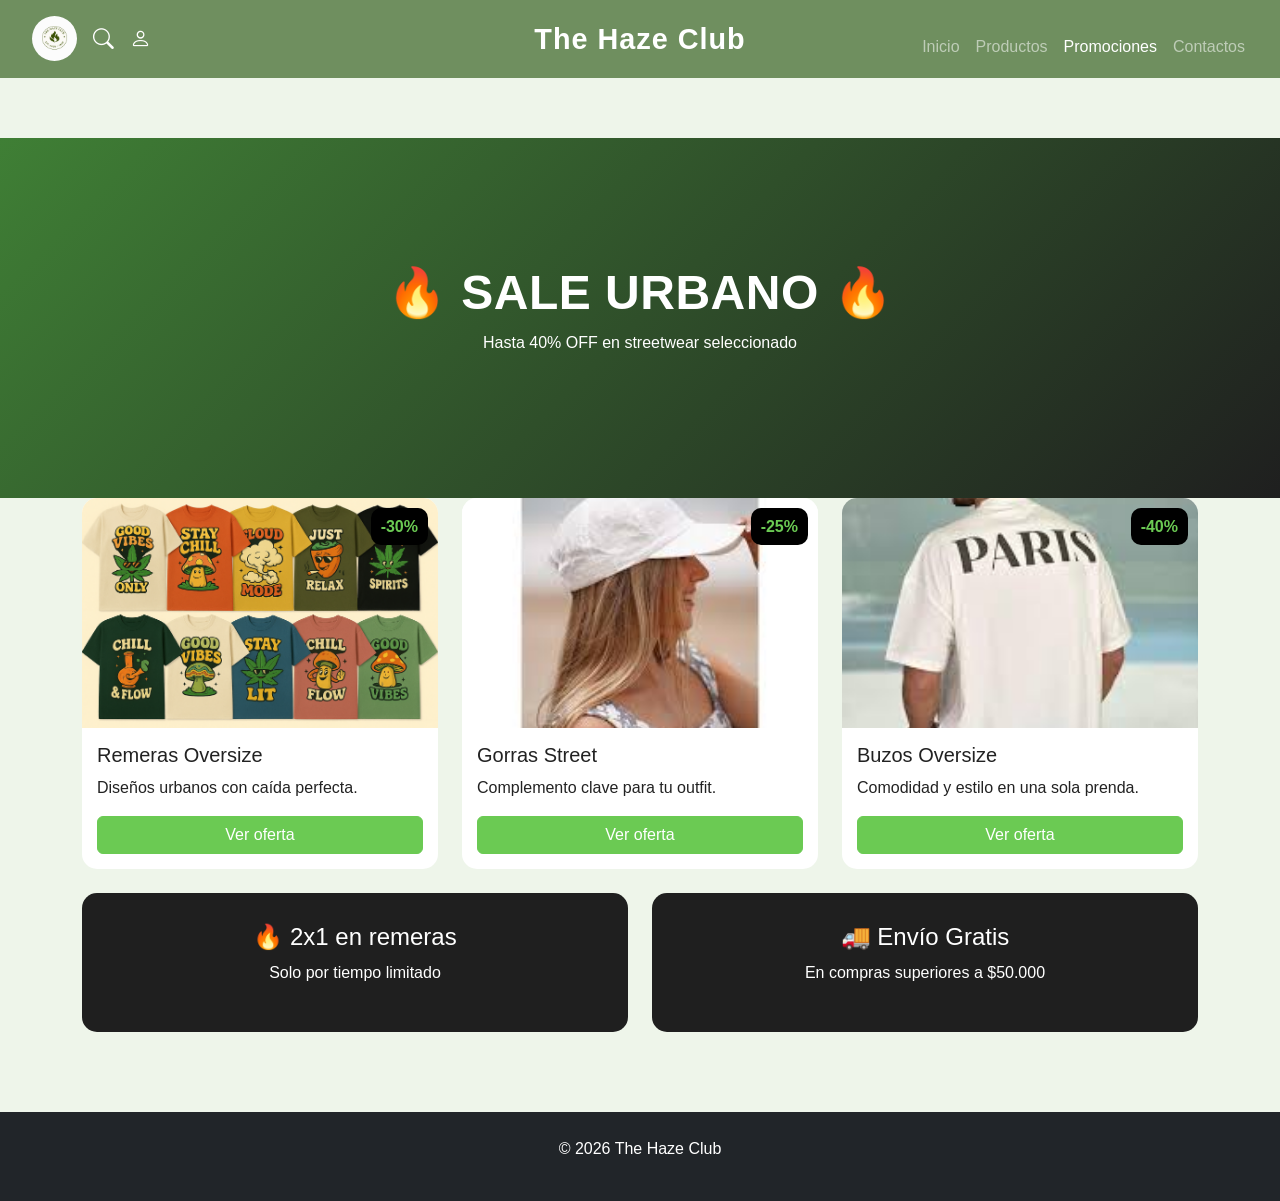
<file: pages/promociones.html>
<!DOCTYPE html>
<html lang="es">
<head>
  <meta charset="UTF-8">
  <meta name="viewport" content="width=device-width, initial-scale=1.0">
  <title>Promociones | The Haze Club</title>

  <link href="https://cdn.jsdelivr.net/npm/bootstrap@5.3.3/dist/css/bootstrap.min.css" rel="stylesheet">
  <link rel="stylesheet" href="https://cdn.jsdelivr.net/npm/bootstrap-icons@1.11.3/font/bootstrap-icons.css">
  <link rel="stylesheet" href="../styles/style.css">
</head>

<body>

<!-- NAVBAR PRO -->
<nav class="navbar navbar-expand-lg navbar-dark custom-navbar">
  <div class="container-fluid position-relative">

    <a class="navbar-brand logo-left" href="../index.html">
      <img src="../asset/logo.png" width="45" class="rounded-circle">
    </a>

    <span class="brand-center">The Haze Club</span>

    <div class="d-flex align-items-center ms-auto gap-3">
      <i class="bi bi-search icon-nav"></i>
      <a href="./login.html"><i class="bi bi-person icon-nav"></i></a>

      <button class="navbar-toggler" data-bs-toggle="collapse" data-bs-target="#menuNav">
        <span class="navbar-toggler-icon"></span>
      </button>
    </div>

    <div class="collapse navbar-collapse mt-3" id="menuNav">
      <ul class="navbar-nav ms-auto text-end">
        <li class="nav-item"><a class="nav-link" href="../index.html">Inicio</a></li>
        <li class="nav-item"><a class="nav-link" href="./productos.html">Productos</a></li>
        <li class="nav-item"><a class="nav-link active" href="#">Promociones</a></li>
        <li class="nav-item"><a class="nav-link" href="./contactos.html">Contactos</a></li>
      </ul>
    </div>

  </div>
</nav>

<!-- HERO SALE -->
<section class="sale-hero text-center text-white d-flex align-items-center justify-content-center">
  <div>
    <h1 class="fw-bold display-5">🔥 SALE URBANO 🔥</h1>
    <p>Hasta 40% OFF en streetwear seleccionado</p>
  </div>
</section>

<!-- PROMOS -->
<main class="container mb-5">

  <div class="row g-4">

    <!-- CARD -->
    <div class="col-md-4">
      <div class="promo-card">
        <span class="descuento">-30%</span>
        <img src="../asset/remeras.jpg">
        <div class="info">
          <h5>Remeras Oversize</h5>
          <p>Diseños urbanos con caída perfecta.</p>
          <button class="btn btn-success w-100">Ver oferta</button>
        </div>
      </div>
    </div>

    <!-- CARD -->
    <div class="col-md-4">
      <div class="promo-card">
        <span class="descuento">-25%</span>
        <img src="../asset/gorraaaa22.jpg">
        <div class="info">
          <h5>Gorras Street</h5>
          <p>Complemento clave para tu outfit.</p>
          <button class="btn btn-success w-100">Ver oferta</button>
        </div>
      </div>
    </div>

    <!-- CARD -->
    <div class="col-md-4">
      <div class="promo-card">
        <span class="descuento">-40%</span>
        <img src="../asset/descarga (5).jpg">
        <div class="info">
          <h5>Buzos Oversize</h5>
          <p>Comodidad y estilo en una sola prenda.</p>
          <button class="btn btn-success w-100">Ver oferta</button>
        </div>
      </div>
    </div>

    <!-- EXTRA -->
    <div class="col-md-6">
      <div class="promo-banner">
        <h4>🔥 2x1 en remeras</h4>
        <p>Solo por tiempo limitado</p>
      </div>
    </div>

    <div class="col-md-6">
      <div class="promo-banner">
        <h4>🚚 Envío Gratis</h4>
        <p>En compras superiores a $50.000</p>
      </div>
    </div>

  </div>

</main>

<footer class="bg-dark text-white text-center py-4">
  <p>© 2026 The Haze Club</p>
</footer>

<script src="https://cdn.jsdelivr.net/npm/bootstrap@5.3.3/dist/js/bootstrap.bundle.min.js"></script>
</body>
</html>
</file>
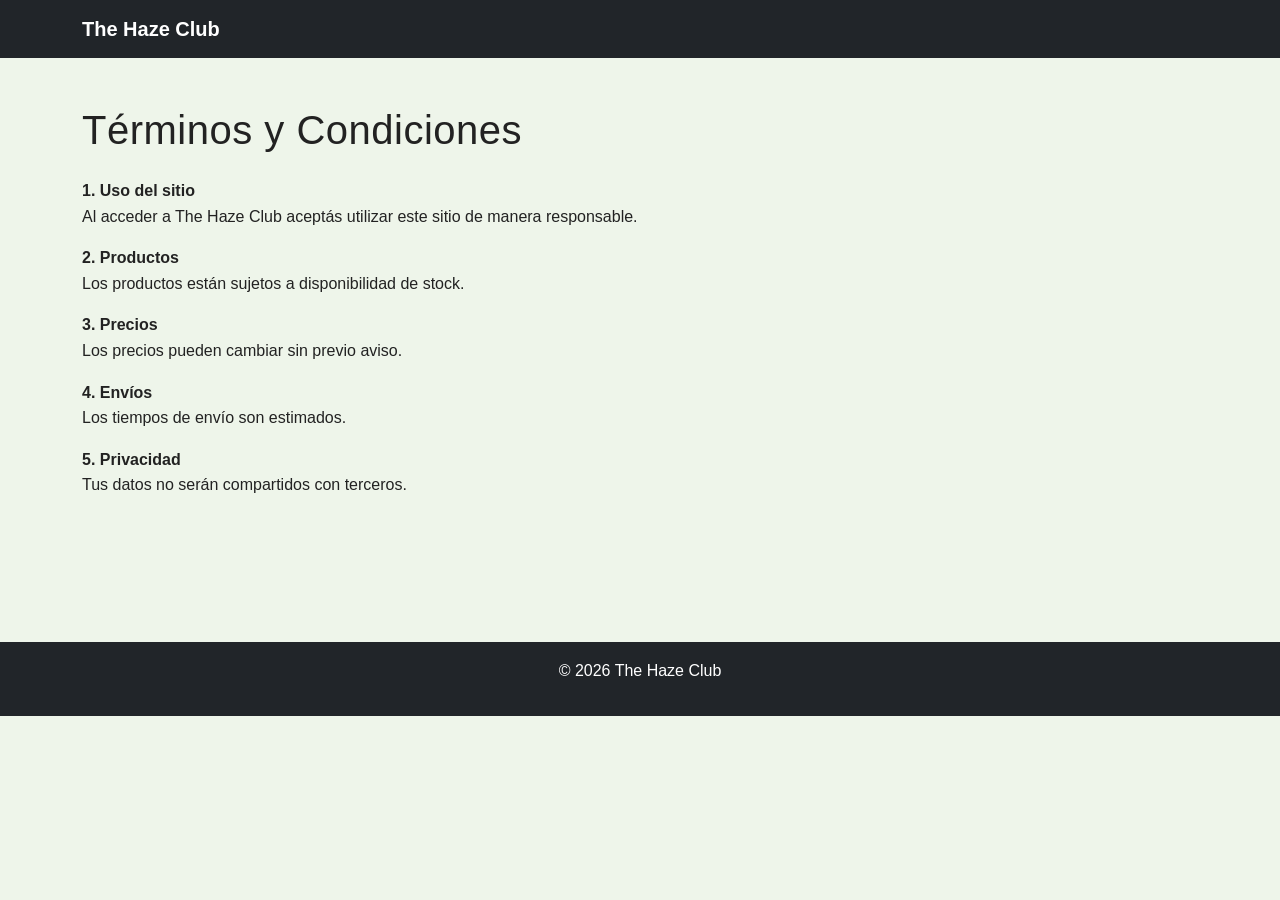
<file: pages/terminos-condiciones.html>
<!DOCTYPE html>
<html lang="es">
<head>
  <meta charset="UTF-8">
  <meta name="viewport" content="width=device-width, initial-scale=1.0">
  <title>Términos y Condiciones | The Haze Club</title>

  <link href="https://cdn.jsdelivr.net/npm/bootstrap@5.3.3/dist/css/bootstrap.min.css" rel="stylesheet">
  <link rel="stylesheet" href="../styles/style.css">
</head>

<body>

<nav class="navbar navbar-dark bg-dark">
  <div class="container">
    <a class="navbar-brand" href="../index.html">The Haze Club</a>
  </div>
</nav>

<main class="container py-5">

  <h1 class="mb-4">Términos y Condiciones</h1>

  <p><strong>1. Uso del sitio</strong><br>
  Al acceder a The Haze Club aceptás utilizar este sitio de manera responsable.</p>

  <p><strong>2. Productos</strong><br>
  Los productos están sujetos a disponibilidad de stock.</p>

  <p><strong>3. Precios</strong><br>
  Los precios pueden cambiar sin previo aviso.</p>

  <p><strong>4. Envíos</strong><br>
  Los tiempos de envío son estimados.</p>

  <p><strong>5. Privacidad</strong><br>
  Tus datos no serán compartidos con terceros.</p>

</main>

<footer class="bg-dark text-white text-center py-3">
  <p>© 2026 The Haze Club</p>
</footer>

</body>
</html>
</file>
<file: styles/style.css>
:root {
  --color-fondo: #eef5ea;
  --color-primario: #1f1f1f;
  --color-verde: #6bca53;
  --color-verde-oscuro: #3f7f35;
  --color-blanco: #ffffff;
  --sombra-suave: 0 4px 12px rgba(0,0,0,0.08);
}

/* RESET */

* {
  margin: 0;
  padding: 0;
  box-sizing: border-box;
}

body {
  font-family: Arial, Helvetica, sans-serif;
  background-color: var(--color-fondo);
  color: #222;
  line-height: 1.6;
}

/* TIPOGRAFÍA */

h1, h2, h3 {
  letter-spacing: 0.5px;
}

.navbar-brand {
  font-weight: 700;
}

/* =========================
   NAVBAR PRO 🔥
========================= */

.custom-navbar {
  background-color: #6f8f5f;
  border-bottom: none;
  padding: 10px 15px;
}

/* LOGO IZQUIERDA */
.logo-left {
  margin-left: 5px;
}

/* NOMBRE CENTRADO */
.brand-center {
  position: absolute;
  left: 50%;
  transform: translateX(-50%);
  font-size: 1.8rem;
  font-weight: bold;
  color: white;
  letter-spacing: 1px;
}

/* ICONOS DERECHA */
.icon-nav {
  font-size: 1.3rem;
  color: white;
  cursor: pointer;
  transition: transform 0.2s ease, color 0.2s ease;
}

.icon-nav:hover {
  transform: scale(1.2);
  color: #caffb8;
}

/* HAMBURGUESA */
.navbar-toggler {
  border: none;
}

.navbar-toggler-icon {
  filter: invert(1);
}

/* =========================
   CARDS
========================= */

.producto-card {
  border: none;
  border-radius: 14px;
  overflow: hidden;
  box-shadow: var(--sombra-suave);
  transition: transform .25s ease, box-shadow .25s ease;
}

.producto-card:hover {
  transform: translateY(-6px);
  box-shadow: 0 10px 22px rgba(0,0,0,0.12);
}

.producto-card img {
  height: 260px;
  object-fit: cover;
}

/* BOTONES */

.btn-success {
  background-color: var(--color-verde);
  border-color: var(--color-verde);
}

.btn-success:hover {
  background-color: var(--color-verde-oscuro);
  border-color: var(--color-verde-oscuro);
}

/* SECCIONES */

section {
  margin-top: 60px;
}

.bg-white {
  border-radius: 14px;
  box-shadow: var(--sombra-suave);
}

/* FORMULARIOS */

form {
  margin-top: 10px;
}

.form-control {
  border-radius: 10px;
  padding: 10px 12px;
  border: 1px solid #dcdcdc;
}

.form-control:focus {
  border-color: var(--color-verde);
  box-shadow: 0 0 0 0.15rem rgba(107,202,83,.25);
}

/* FOOTER */

footer {
  margin-top: 80px;
}

/* IMÁGENES */

img {
  max-width: 100%;
  display: block;
}

/* =========================
   BANNER 🔥
========================= */

.banner {
  background-color: #6f8f5f;
  min-height: 60vh;

  display: flex;
  align-items: center;
  justify-content: center;

  overflow: hidden;
  animation: caer 1.5s ease-out forwards;
}

.banner-contenido {
  display: flex;
  align-items: center;
  justify-content: space-between;
  width: 100%;
}

/* TEXTO IZQUIERDA */
.banner-texto {
  color: white;
  max-width: 500px;
  margin-left: 30px;
}

.banner-texto h1 {
  font-size: 2.5rem;
  margin-bottom: 15px;
}

.banner-texto p {
  font-size: 1.2rem;
}

/* IMAGEN DERECHA */
.banner-img {
  display: flex;
  justify-content: flex-end;
  margin-right: -10px; /* 🔥 AJUSTE FINO */
}

.banner-img img {
  max-width: 500px;
  border-radius: 10px;
  animation: derretir 2s ease forwards;
}

/* ANIMACIONES */

@keyframes caer {
  0% {
    transform: translateY(-300px);
    opacity: 0;
  }
  100% {
    transform: translateY(0);
    opacity: 1;
  }
}

@keyframes derretir {
  0% {
    transform: scaleY(0) translateY(-150px);
    filter: blur(15px);
  }
  50% {
    transform: scaleY(1.3) translateY(20px);
  }
  75% {
    transform: scaleY(0.9);
  }
  100% {
    transform: scaleY(1);
    filter: blur(0);
  }
}

/* =========================
   RESPONSIVE
========================= */

@media (max-width: 768px) {

  .brand-center {
    font-size: 1.3rem;
  }

  .banner-contenido {
    flex-direction: column;
    text-align: center;
    padding: 0 20px;
  }

  .banner-texto {
    margin-left: 0;
  }

  .banner-img {
    margin-right: 0;
  }

  .banner-img img {
    max-width: 250px;
  }

}

@media (max-width: 480px) {

  h1 {
    font-size: 1.6rem;}
    }
.producto-box {
  background: white;
  border-radius: 15px;
  overflow: hidden;
  box-shadow: var(--sombra-suave);
  transition: all 0.3s ease;
  position: relative;
}

.producto-box:hover {
  transform: translateY(-8px) scale(1.03);
  box-shadow: 0 12px 25px rgba(0,0,0,0.2);
}

.producto-box img {
  width: 100%;
  height: 230px;
  object-fit: cover;
}

/* INFO */
.producto-box .info {
  padding: 15px;
}

.producto-box h5 {
  margin-bottom: 5px;
  font-weight: 600;
}

.producto-box p {
  font-size: 0.9rem;
  color: #555;
}

/* PROMO ARRIBA DE LA IMAGEN 🔥 */
.promo {
  position: absolute;
  top: 10px;
  left: 10px;
  background: var(--color-verde-oscuro);
  color: white;
  font-size: 0.7rem;
  padding: 5px 8px;
  border-radius: 8px;
  z-index: 2;
}
/* HERO SALE */
.sale-hero {
  height: 40vh;
  background: linear-gradient(135deg, #3f7f35, #1f1f1f);
}

/* CARDS PROMO */
.promo-card {
  background: white;
  border-radius: 15px;
  overflow: hidden;
  position: relative;
  transition: 0.3s;
}

.promo-card:hover {
  transform: scale(1.03);
  box-shadow: 0 10px 25px rgba(0,0,0,0.2);
}

.promo-card img {
  width: 100%;
  height: 230px;
  object-fit: cover;
}

.promo-card .info {
  padding: 15px;
}

/* DESCUENTO */
.descuento {
  position: absolute;
  top: 10px;
  right: 10px;
  background: black;
  color: #6bca53;
  font-weight: bold;
  padding: 6px 10px;
  border-radius: 10px;
}

/* BANNERS */
.promo-banner {
  background: #1f1f1f;
  color: white;
  padding: 30px;
  border-radius: 15px;
  text-align: center;
  transition: 0.3s;
}

.promo-banner:hover {
  background: #3f7f35;
}
/* FONDO LOGIN */
.login-bg {
  background: linear-gradient(135deg, #1f1f1f, #3f7f35);
}

/* CARD LOGIN */
.login-card {
  background: #fff;
  padding: 30px;
  border-radius: 15px;
  width: 100%;
  max-width: 400px;
  box-shadow: 0 10px 30px rgba(0,0,0,0.3);
  animation: fadeIn 0.6s ease;
}

/* INPUTS */
.input-custom {
  border-radius: 10px;
  border: 1px solid #ddd;
}

.input-custom:focus {
  border-color: #3f7f35;
  box-shadow: 0 0 5px rgba(63,127,53,0.5);
}

/* BOTÓN */
.btn-login {
  border-radius: 10px;
  font-weight: bold;
  transition: 0.3s;
}

.btn-login:hover {
  transform: scale(1.05);
  box-shadow: 0 0 10px #3f7f35;
}

/* LINKS */
.link-login {
  color: #3f7f35;
  text-decoration: none;
  font-size: 0.9rem;
}

.link-login:hover {
  text-decoration: underline;
}

/* ANIMACIÓN */
@keyframes fadeIn {
  from {
    opacity: 0;
    transform: translateY(20px);
  }
  to {
    opacity: 1;
    transform: translateY(0);
  }
}
</file>
